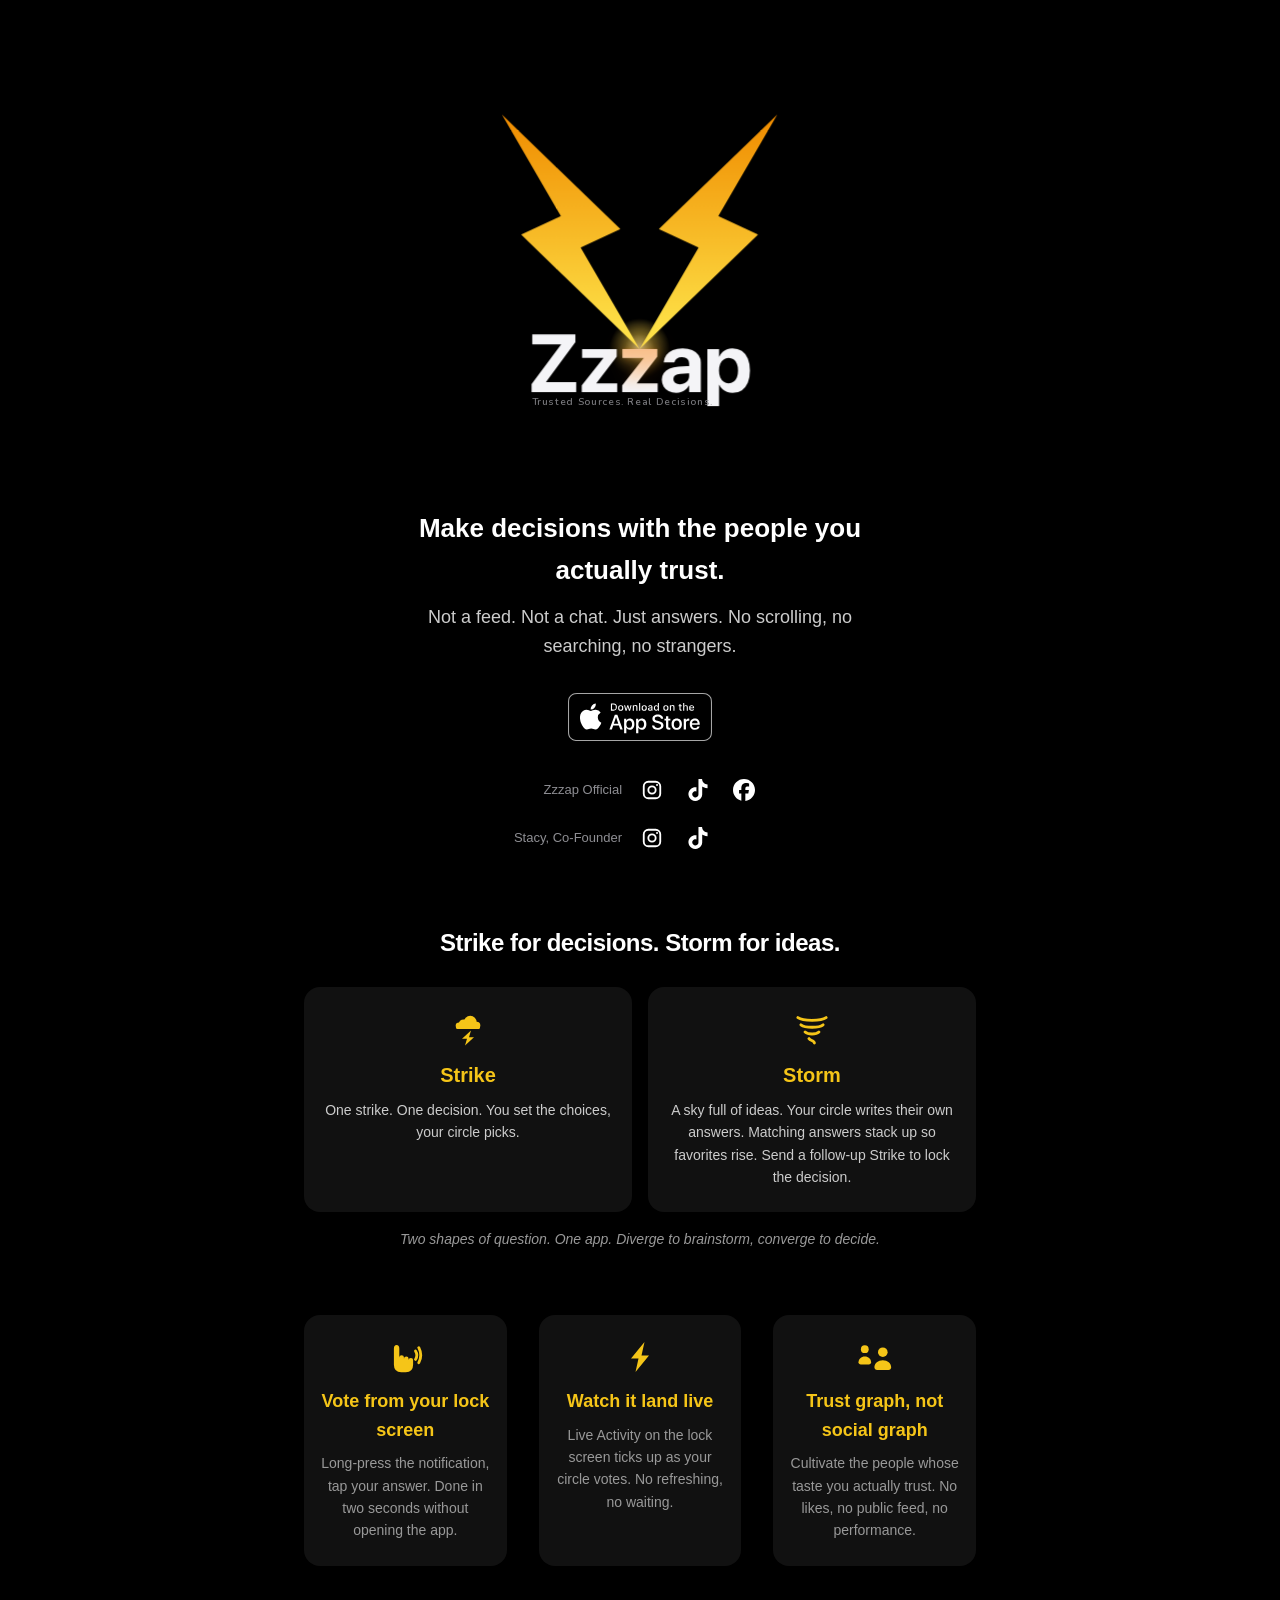
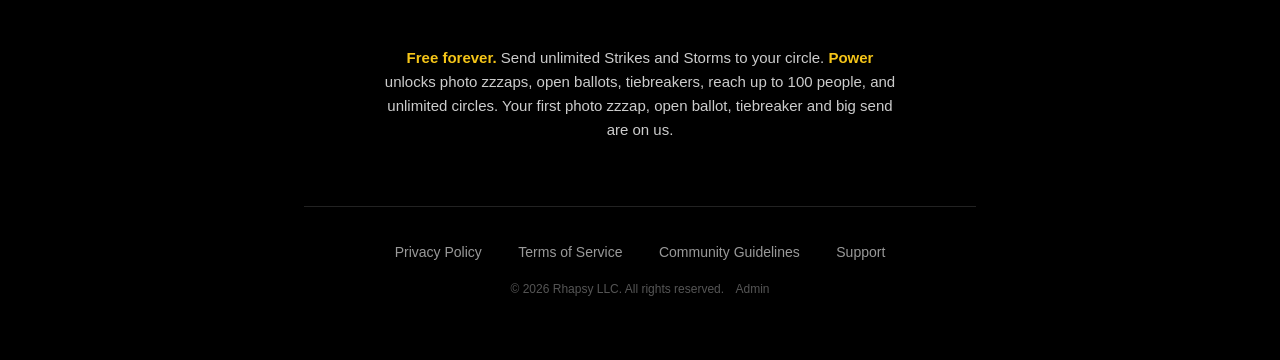
<file: index.html>
<!DOCTYPE html>
<html lang="en">
<head>
    <meta charset="UTF-8">
    <meta name="viewport" content="width=device-width, initial-scale=1.0">
    <title>Zzzap | Trusted Sources. Real Decisions.</title>
    <meta name="description" content="Make decisions with the people you actually trust. Not a feed. Not a chat. Just answers.">

    <!-- Link previews (iMessage, chat apps, social). Image must be an absolute URL. -->
    <meta property="og:type" content="website">
    <meta property="og:site_name" content="Zzzap">
    <meta property="og:title" content="Zzzap | Trusted Sources. Real Decisions.">
    <meta property="og:description" content="Make decisions with the people you actually trust. Not a feed. Not a chat. Just answers.">
    <meta property="og:url" content="https://zzzap-app.com/">
    <meta property="og:image" content="https://zzzap-app.com/assets/marketing/og-card.png">
    <meta property="og:image:width" content="1200">
    <meta property="og:image:height" content="628">
    <meta name="twitter:card" content="summary_large_image">

    <link rel="icon" type="image/png" href="logo.png">
    <link rel="apple-touch-icon" href="assets/icons/Icon-60@3x.png">
    <link rel="stylesheet" href="style.css">
    <link rel="stylesheet" href="assets/logo-animation.css">
</head>
<body>
    <div class="container">
        <header>
            <!-- The app's home-screen lockup, animated. Markup generated from the
                 design export (zap/zap/ZzzapLogoAnimation.html) — regenerate it
                 there rather than hand-editing the path data. The resting state
                 below is the finished logo, so it stands in for the static
                 wordmark on its own if the stylesheet or script never arrives.
                 aria-hidden because the sr-only heading and tagline already
                 carry the wordmark's text. -->
            <div class="logo-stage" id="zzzap-logo">
                <svg class="logo" viewBox="-24 26 288 312" aria-hidden="true" focusable="false">
                    <!-- Tightened from the export's "-24 -24 288 360": that framing
                         leaves a quarter of its height empty above the bolts, which the
                         app can afford in a full-screen frame and a page header cannot.
                         Glow still spills past the box — the SVG is overflow:visible. -->
                    <defs>
                        <linearGradient id="zzBolt" x1="0" y1="0" x2="0" y2="1">
                            <stop offset="0" stop-color="#F08C00"></stop>
                            <stop offset="1" stop-color="#FFE84D"></stop>
                        </linearGradient>
                        <radialGradient id="zzSpk">
                            <stop offset="0" stop-color="#FFF7CC" stop-opacity="0.95"></stop>
                            <stop offset="0.5" stop-color="#FFD84D" stop-opacity="0.5"></stop>
                            <stop offset="1" stop-color="#FFD84D" stop-opacity="0"></stop>
                        </radialGradient>
                        <linearGradient id="zzGroundGrad" gradientUnits="userSpaceOnUse" x1="0" y1="86" x2="0" y2="106">
                            <stop offset="0" stop-color="#ffffff"></stop>
                            <stop offset="1" stop-color="#000000"></stop>
                        </linearGradient>
                        <mask id="zzGroundMask" maskUnits="userSpaceOnUse" x="-60" y="-60" width="220" height="220">
                            <rect x="-60" y="-60" width="220" height="220" fill="url(#zzGroundGrad)"></rect>
                        </mask>
                        <linearGradient id="zzHotGrad" x1="0" y1="0" x2="0" y2="1">
                            <stop offset="0" stop-color="#FF8A1F" stop-opacity="1"></stop>
                            <stop offset="0.4" stop-color="#FF8A1F" stop-opacity="0.5"></stop>
                            <stop offset="0.8" stop-color="#FF8A1F" stop-opacity="0.08"></stop>
                            <stop offset="1" stop-color="#FF8A1F" stop-opacity="0"></stop>
                        </linearGradient>
                        <clipPath id="zzWipeL" clipPathUnits="userSpaceOnUse">
                            <rect class="wipeL" x="-12" y="8" width="76" height="106" style="transform-box:fill-box;transform-origin:50% 0%;transform:scaleY(1);"></rect>
                        </clipPath>
                        <clipPath id="zzWipeR" clipPathUnits="userSpaceOnUse">
                            <rect class="wipeR" x="36" y="8" width="76" height="106" style="transform-box:fill-box;transform-origin:50% 0%;transform:scaleY(1);"></rect>
                        </clipPath>
                    </defs>
                    <g class="shake">
                        <g class="boltgrp" style="transform:scale(2.4) translateY(10.8px);">
                            <circle class="halo" cx="50" cy="94" r="10" fill="url(#zzSpk)" mask="url(#zzGroundMask)" style="transform-box:fill-box;transform-origin:center;animation:zzHalo 3.4s ease-in-out infinite;"></circle>
                            <g class="side sideL" style="animation:zzGlowA 9.5s ease-in-out infinite;">
                                <g class="glowL" clip-path="url(#zzWipeL)">
                                    <polygon class="bolt bl" points="5.25,17.77 43.75,54.97 30.83,60.99 50.00,94.00 11.50,56.80 24.42,50.78" fill="url(#zzBolt)" style="opacity:1;"></polygon>
                                    <polygon class="hot bl" points="5.25,17.77 43.75,54.97 30.83,60.99 50.00,94.00 11.50,56.80 24.42,50.78" fill="#FFFDEB" style="opacity:0;"></polygon>
                                </g>
                            </g>
                            <g class="side sideR" style="animation:zzGlowB 12.5s ease-in-out infinite;">
                                <g class="glowR" clip-path="url(#zzWipeR)">
                                    <polygon class="bolt br" points="94.75,17.77 56.25,54.97 69.17,60.99 50.00,94.00 88.50,56.80 75.58,50.78" fill="url(#zzBolt)" style="opacity:1;"></polygon>
                                    <polygon class="hot br" points="94.75,17.77 56.25,54.97 69.17,60.99 50.00,94.00 88.50,56.80 75.58,50.78" fill="#FFFDEB" style="opacity:0;"></polygon>
                                </g>
                            </g>
                            <g class="arcs" fill="none" stroke="#FFFDEB" stroke-width="0.9" stroke-linejoin="round" stroke-linecap="round">
                                <path class="arc" d="M31,57 L40,63 L35,68 L47,72 L43,78 L50,84" style="opacity:0;"></path>
                                <path class="arc" d="M69,57 L60,63 L65,68 L53,72 L57,78 L50,84" style="opacity:0;"></path>
                                <path class="arc" d="M34,54 L48,60 L42,64 L66,56" style="opacity:0;"></path>
                            </g>
                            <circle class="spark" cx="50" cy="94" r="5" fill="url(#zzSpk)" mask="url(#zzGroundMask)" style="opacity:.5;transform-box:fill-box;transform-origin:center;"></circle>
                            <circle class="burst" cx="50" cy="94" r="9" fill="url(#zzSpk)" mask="url(#zzGroundMask)" style="opacity:0;transform-box:fill-box;transform-origin:center;"></circle>
                            <g class="sparks" transform="translate(50 94)">
                                <circle class="spk" r="1.1" fill="#FFFDEB" style="opacity:0;transform-box:fill-box;transform-origin:center;--dx:-15px;--dy:11px;animation:zzSparkFly 520ms both;"></circle>
                                <circle class="spk" r="1" fill="#FFFDEB" style="opacity:0;transform-box:fill-box;transform-origin:center;--dx:-8px;--dy:21px;animation:zzSparkFly 560ms both;"></circle>
                                <circle class="spk" r="1.2" fill="#FFFDEB" style="opacity:0;transform-box:fill-box;transform-origin:center;--dx:-2px;--dy:25px;animation:zzSparkFly 600ms both;"></circle>
                                <circle class="spk" r="1" fill="#FFFDEB" style="opacity:0;transform-box:fill-box;transform-origin:center;--dx:5px;--dy:23px;animation:zzSparkFly 540ms both;"></circle>
                                <circle class="spk" r="1.1" fill="#FFFDEB" style="opacity:0;transform-box:fill-box;transform-origin:center;--dx:12px;--dy:17px;animation:zzSparkFly 580ms both;"></circle>
                                <circle class="spk" r="1" fill="#FFFDEB" style="opacity:0;transform-box:fill-box;transform-origin:center;--dx:16px;--dy:6px;animation:zzSparkFly 500ms both;"></circle>
                                <circle class="spk" r="0.9" fill="#FFFDEB" style="opacity:0;transform-box:fill-box;transform-origin:center;--dx:-11px;--dy:-6px;animation:zzSparkFly 520ms both;"></circle>
                                <circle class="spk" r="0.9" fill="#FFFDEB" style="opacity:0;transform-box:fill-box;transform-origin:center;--dx:10px;--dy:-7px;animation:zzSparkFly 540ms both;"></circle>
                            </g>
                        </g>
                        <g class="wordgrp">
                            <path class="word" transform="translate(32.95 285)" fill="#F4F4F7" fill-rule="nonzero" style="opacity:1;" d="M2.78 -0.00 L2.78 -6.16 L25.72 -37.12 L25.72 -37.31 L3.31 -37.31 L3.31 -45.09 L36.95 -45.09 L36.95 -38.95 L14.11 -7.97 L14.11 -7.78 L37.59 -7.78 L37.59 -0.00 Z M41.92 -0.00 L41.92 -5.19 L58.77 -26.45 L58.77 -26.62 L42.19 -26.62 L42.19 -33.50 L69.20 -33.50 L69.20 -27.72 L53.38 -7.05 L53.38 -6.88 L69.59 -6.88 L69.59 -0.00 Z M73.47 -0.00 L73.47 -5.19 L90.31 -26.45 L90.31 -26.62 L73.73 -26.62 L73.73 -33.50 L100.75 -33.50 L100.75 -27.72 L84.92 -7.05 L84.92 -6.88 L101.14 -6.88 L101.14 -0.00 Z M115.62 0.53 Q112.28 0.53 109.74 -0.77 Q107.20 -2.06 105.78 -4.35 Q104.36 -6.64 104.36 -9.59 L104.36 -9.64 Q104.36 -12.70 105.89 -14.88 Q107.42 -17.05 110.34 -18.30 Q113.25 -19.56 117.41 -19.83 L130.47 -20.64 L130.47 -14.97 L118.78 -14.20 Q116.14 -14.05 114.77 -12.97 Q113.39 -11.89 113.39 -10.11 L113.39 -10.06 Q113.39 -8.22 114.80 -7.17 Q116.22 -6.12 118.58 -6.12 Q120.62 -6.12 122.23 -6.92 Q123.83 -7.72 124.76 -9.11 Q125.69 -10.50 125.69 -12.23 L125.69 -22.39 Q125.69 -24.62 124.27 -25.91 Q122.86 -27.20 120.17 -27.20 Q117.62 -27.20 116.12 -26.15 Q114.61 -25.09 114.27 -23.47 L114.20 -23.17 L105.86 -23.17 L105.89 -23.55 Q106.16 -26.66 107.95 -29.05 Q109.75 -31.45 112.95 -32.82 Q116.14 -34.19 120.56 -34.19 Q124.89 -34.19 128.09 -32.79 Q131.28 -31.39 133.05 -28.87 Q134.81 -26.34 134.81 -22.97 L134.81 -0.00 L125.69 -0.00 L125.69 -4.98 L125.50 -4.98 Q124.55 -3.28 123.07 -2.04 Q121.59 -0.80 119.71 -0.13 Q117.83 0.53 115.62 0.53 Z M139.89 10.94 L139.89 -33.50 L149.02 -33.50 L149.02 -27.64 L149.22 -27.64 Q150.14 -29.69 151.62 -31.15 Q153.11 -32.61 155.09 -33.40 Q157.08 -34.19 159.45 -34.19 Q163.70 -34.19 166.77 -32.11 Q169.83 -30.03 171.48 -26.12 Q173.12 -22.22 173.12 -16.77 L173.12 -16.73 Q173.12 -11.30 171.48 -7.40 Q169.84 -3.50 166.81 -1.41 Q163.78 0.69 159.58 0.69 Q157.19 0.69 155.16 -0.09 Q153.14 -0.86 151.63 -2.29 Q150.12 -3.72 149.20 -5.70 L149.02 -5.70 L149.02 10.94 Z M156.44 -6.88 Q158.72 -6.88 160.38 -8.08 Q162.05 -9.28 162.95 -11.49 Q163.84 -13.70 163.84 -16.73 L163.84 -16.77 Q163.84 -19.84 162.94 -22.05 Q162.03 -24.27 160.37 -25.45 Q158.70 -26.62 156.44 -26.62 Q154.23 -26.62 152.55 -25.42 Q150.86 -24.22 149.91 -22.01 Q148.97 -19.80 148.97 -16.75 L148.97 -16.72 Q148.97 -13.70 149.92 -11.49 Q150.88 -9.28 152.55 -8.08 Q154.22 -6.88 156.44 -6.88 Z"></path>
                        </g>
                        <text class="tag" x="35.7" y="295" text-anchor="start" fill="#8E8E93" style="opacity:.85;font-family:Nunito,sans-serif;font-weight:600;font-size:7.9px;letter-spacing:.50px;">Trusted Sources. Real Decisions.</text>
                        <path class="zhot" d="M73.47 -0.00 L73.47 -5.19 L90.31 -26.45 L90.31 -26.62 L73.73 -26.62 L73.73 -33.50 L100.75 -33.50 L100.75 -27.72 L84.92 -7.05 L84.92 -6.88 L101.14 -6.88 L101.14 -0.00 Z" transform="translate(32.95 285)" fill="url(#zzHotGrad)" style="opacity:.5;filter:drop-shadow(0 0 3px rgba(255,160,40,.75)) drop-shadow(0 0 9px rgba(255,120,15,.45));animation:zzEmber 3.2s ease-in-out infinite;"></path>
                        <circle class="zimpact" cx="120.3" cy="251.5" r="15" fill="url(#zzSpk)" style="opacity:0;transform-box:fill-box;transform-origin:center;"></circle>
                    </g>
                </svg>
            </div>
            <h1 class="sr-only">Zzzap</h1>
            <p class="sr-only">Trusted Sources. Real Decisions.</p>
        </header>

        <section class="hero">
            <p class="hero-lead">Make decisions with the people you actually trust.</p>
            <p>Not a feed. Not a chat. Just answers. No scrolling, no searching, no strangers.</p>
            <div class="coming-soon-wrap">
                <!-- Official badge, self-hosted. The byte-identical file comes from
                     Apple's Marketing Tools (toolbox.marketingtools.apple.com), not
                     hotlinked off developer.apple.com, whose asset paths can move
                     and would silently blank the badge.

                     Full opacity is deliberate: Apple's identity guidelines say
                     "Don't modify, angle, or animate the App Store badge," and the
                     0.4 opacity this replaced was a modification. -->
                <a href="https://apps.apple.com/app/id6761918562">
                    <img src="assets/marketing/download-on-the-app-store.svg" alt="Download on the App Store" height="48">
                </a>
            </div>
            <!-- Socials (Stacy, 11/20): Zzzap Official first, then Stacy's
                 founder account. Brand glyphs from Simple Icons (CC0), one
                 color, white with yellow on hover. Addresses without the
                 tracking codes share links add. -->
            <div class="socials">
                <div class="social-row">
                    <span class="social-name">Zzzap Official</span>
                    <div class="social-links">
                        <a href="https://www.instagram.com/zzzap.app" aria-label="Zzzap on Instagram" target="_blank" rel="noopener">
                            <svg viewBox="0 0 24 24" fill="none" stroke="currentColor" stroke-width="2" aria-hidden="true" focusable="false"><rect x="3" y="3" width="18" height="18" rx="5"/><circle cx="12" cy="12" r="4"/><circle cx="17.5" cy="6.5" r="1.1" fill="currentColor" stroke="none"/></svg>
                        </a>
                        <a href="https://www.tiktok.com/@zzzap.app" aria-label="Zzzap on TikTok" target="_blank" rel="noopener">
                            <svg viewBox="0 0 24 24" fill="currentColor" aria-hidden="true" focusable="false"><path d="M12.525.02c1.31-.02 2.61-.01 3.91-.02.08 1.53.63 3.09 1.75 4.17 1.12 1.11 2.7 1.62 4.24 1.79v4.03c-1.44-.05-2.89-.35-4.2-.97-.57-.26-1.1-.59-1.62-.93-.01 2.92.01 5.84-.02 8.75-.08 1.4-.54 2.79-1.35 3.94-1.31 1.92-3.58 3.17-5.91 3.21-1.43.08-2.86-.31-4.08-1.03-2.02-1.19-3.44-3.37-3.65-5.71-.02-.5-.03-1-.01-1.49.18-1.9 1.12-3.72 2.58-4.96 1.66-1.44 3.98-2.13 6.15-1.72.02 1.48-.04 2.96-.04 4.44-.99-.32-2.15-.23-3.02.37-.63.41-1.11 1.04-1.36 1.75-.21.51-.15 1.07-.14 1.61.24 1.64 1.82 3.02 3.5 2.87 1.12-.01 2.19-.66 2.77-1.61.19-.33.4-.67.41-1.06.1-1.79.06-3.57.07-5.36.01-4.03-.01-8.05.02-12.07z"/></svg>
                        </a>
                        <a href="https://www.facebook.com/share/1GJYB8qX4j/" aria-label="Zzzap on Facebook" target="_blank" rel="noopener">
                            <svg viewBox="0 0 24 24" fill="currentColor" aria-hidden="true" focusable="false"><path d="M9.101 23.691v-7.98H6.627v-3.667h2.474v-1.58c0-4.085 1.848-5.978 5.858-5.978.401 0 .955.042 1.468.103a8.68 8.68 0 0 1 1.141.195v3.325a8.623 8.623 0 0 0-.653-.036 26.805 26.805 0 0 0-.733-.009c-.707 0-1.259.096-1.675.309a1.686 1.686 0 0 0-.679.622c-.258.42-.374.995-.374 1.752v1.297h3.919l-.386 2.103-.287 1.564h-3.246v8.245C19.396 23.238 24 18.179 24 12.044c0-6.627-5.373-12-12-12s-12 5.373-12 12c0 5.628 3.874 10.35 9.101 11.647Z"/></svg>
                        </a>
                    </div>
                </div>
                <div class="social-row">
                    <span class="social-name">Stacy, Co-Founder</span>
                    <div class="social-links">
                        <a href="https://www.instagram.com/stacyfromzzzap" aria-label="Stacy on Instagram" target="_blank" rel="noopener">
                            <svg viewBox="0 0 24 24" fill="none" stroke="currentColor" stroke-width="2" aria-hidden="true" focusable="false"><rect x="3" y="3" width="18" height="18" rx="5"/><circle cx="12" cy="12" r="4"/><circle cx="17.5" cy="6.5" r="1.1" fill="currentColor" stroke="none"/></svg>
                        </a>
                        <a href="https://www.tiktok.com/@stacyfromzzzap" aria-label="Stacy on TikTok" target="_blank" rel="noopener">
                            <svg viewBox="0 0 24 24" fill="currentColor" aria-hidden="true" focusable="false"><path d="M12.525.02c1.31-.02 2.61-.01 3.91-.02.08 1.53.63 3.09 1.75 4.17 1.12 1.11 2.7 1.62 4.24 1.79v4.03c-1.44-.05-2.89-.35-4.2-.97-.57-.26-1.1-.59-1.62-.93-.01 2.92.01 5.84-.02 8.75-.08 1.4-.54 2.79-1.35 3.94-1.31 1.92-3.58 3.17-5.91 3.21-1.43.08-2.86-.31-4.08-1.03-2.02-1.19-3.44-3.37-3.65-5.71-.02-.5-.03-1-.01-1.49.18-1.9 1.12-3.72 2.58-4.96 1.66-1.44 3.98-2.13 6.15-1.72.02 1.48-.04 2.96-.04 4.44-.99-.32-2.15-.23-3.02.37-.63.41-1.11 1.04-1.36 1.75-.21.51-.15 1.07-.14 1.61.24 1.64 1.82 3.02 3.5 2.87 1.12-.01 2.19-.66 2.77-1.61.19-.33.4-.67.41-1.06.1-1.79.06-3.57.07-5.36.01-4.03-.01-8.05.02-12.07z"/></svg>
                        </a>
                    </div>
                </div>
            </div>
        </section>

        <!-- Icons below are hand-drawn to match the SF Symbols the app uses for
             these same features, so the site and the app read as one system.
             They are deliberately NOT traced from SF Symbols: that font is
             licensed for Apple-platform software, not marketing sites. The
             app-side mapping (see zap/zap/StormVoterView.swift) is the rule to
             keep in sync — Storm = tornado, Strike = cloud.bolt.fill, generic
             zzzap = single bolt. All are decorative; the adjacent h3 carries the
             meaning, hence aria-hidden. -->
        <section class="duo">
            <h2 class="duo-title">Strike for decisions. Storm for ideas.</h2>
            <div class="duo-grid">
                <div class="duo-card">
                    <!-- cloud.bolt.fill — the cloud is what separates Strike from
                         the bare bolt, which is the generic zzzap mark. -->
                    <svg class="duo-icon" viewBox="0 0 24 24" fill="currentColor" aria-hidden="true" focusable="false">
                        <circle cx="13.5" cy="7.5" r="4.3"/>
                        <circle cx="9" cy="8.8" r="3.2"/>
                        <circle cx="6" cy="9.8" r="2.2"/>
                        <circle cx="17.8" cy="9.6" r="2.4"/>
                        <rect x="4" y="9.5" width="16" height="2.5" rx="1.25"/>
                        <polygon points="14,13 8,18.5 11.33,18.5 10,23 16,17.5 12.67,17.5"/>
                    </svg>
                    <h3>Strike</h3>
                    <p>One strike. One decision. You set the choices, your circle picks.</p>
                </div>
                <div class="duo-card">
                    <!-- tornado — a bare funnel, no cloud. Stroked rather than
                         filled, matching the symbol's only variant. -->
                    <svg class="duo-icon" viewBox="0 0 24 24" fill="none" stroke="currentColor" stroke-width="1.9" stroke-linecap="round" aria-hidden="true" focusable="false">
                        <path d="M2.6 4.4 C6 6.8 18 6.8 21.4 4.4"/>
                        <path d="M4.6 9.2 C7.4 11.4 16.6 11.4 19.4 9.2"/>
                        <path d="M7.4 14 C9.2 15.8 14.8 15.8 16.6 14"/>
                        <path d="M10 18.4 C11 19.8 13.6 19.8 13.6 21.4"/>
                    </svg>
                    <h3>Storm</h3>
                    <p>A sky full of ideas. Your circle writes their own answers. Matching answers stack up so favorites rise. Send a follow-up Strike to lock the decision.</p>
                </div>
            </div>
            <p class="duo-tail">Two shapes of question. One app. Diverge to brainstorm, converge to decide.</p>
        </section>

        <section class="features">
            <div class="feature">
                <!-- hand.tap.fill — the app's glyph for this exact feature (the
                     "Vote from Anywhere" walkthrough page). Not a bolt: the bolt
                     is already spoken for by Strike above. -->
                <svg class="icon" viewBox="0 0 24 24" aria-hidden="true" focusable="false">
                    <path fill="currentColor" d="M4.6 17.2 V6.4 Q4.6 4 6.4 4 Q8.2 4 8.2 6.4 V12.4 Q8.2 10.9 9.75 10.9 Q11.3 10.9 11.3 12.4 V13.2 Q11.3 11.7 12.85 11.7 Q14.4 11.7 14.4 13.2 V14 Q14.4 12.6 15.9 12.6 Q17.4 12.6 17.4 14 V17.2 Q17.4 22.1 12.5 22.1 H9.5 Q4.6 22.1 4.6 17.2 Z"/>
                    <path fill="none" stroke="currentColor" stroke-width="1.9" stroke-linecap="round" d="M19 8 Q20.8 10.8 19 13.6"/>
                    <path fill="none" stroke="currentColor" stroke-width="1.9" stroke-linecap="round" d="M21.2 5.8 Q23.8 10.8 21.2 15.8"/>
                </svg>
                <h3>Vote from your lock screen</h3>
                <p>Long-press the notification, tap your answer. Done in two seconds without opening the app.</p>
            </div>
            <div class="feature">
                <!-- bolt.fill — what the Live Activity itself draws. A bell here
                     would be wrong: in the app the bell means notification
                     permission and settings, not the live tally. -->
                <svg class="icon" viewBox="0 0 24 24" fill="currentColor" aria-hidden="true" focusable="false">
                    <polygon points="15,2 6,13 11,13 9,22 18,11 13,11"/>
                </svg>
                <h3>Watch it land live</h3>
                <p>Live Activity on the lock screen ticks up as your circle votes. No refreshing, no waiting.</p>
            </div>
            <div class="feature">
                <!-- person.2.fill — the People tab's glyph. Two busts at
                     different scales; the gap is what keeps them readable as
                     two people at this size. -->
                <svg class="icon" viewBox="0 0 24 24" fill="currentColor" aria-hidden="true" focusable="false">
                    <circle cx="5.2" cy="6.8" r="2.6"/>
                    <path d="M5.2 11.6 c-2.4 0-4.2 1.7-4.2 3.9 0 0.85 0.65 1.5 1.5 1.5 h5.4 c0.85 0 1.5-0.65 1.5-1.5 0-2.2-1.8-3.9-4.2-3.9z"/>
                    <circle cx="17.2" cy="8.8" r="3.2"/>
                    <path d="M17.2 14.2 c-3.1 0-5.6 2.1-5.6 4.7 0 1 0.8 1.8 1.8 1.8 h7.6 c1 0 1.8-0.8 1.8-1.8 0-2.6-2.5-4.7-5.6-4.7z"/>
                </svg>
                <h3>Trust graph, not social graph</h3>
                <p>Cultivate the people whose taste you actually trust. No likes, no public feed, no performance.</p>
            </div>
        </section>

        <section class="tiers">
            <p class="tiers-line"><strong>Free forever.</strong> Send unlimited Strikes and Storms to your circle. <strong>Power</strong> unlocks photo zzzaps, open ballots, tiebreakers, reach up to 100 people, and unlimited circles. Your first photo zzzap, open ballot, tiebreaker and big send are on us.</p>
        </section>

        <footer>
            <nav>
                <a href="privacy.html">Privacy Policy</a>
                <a href="terms.html">Terms of Service</a>
                <a href="guidelines.html">Community Guidelines</a>
                <a href="mailto:support@zzzap-app.com">Support</a>
            </nav>
            <p class="copyright">&copy; 2026 Rhapsy LLC. All rights reserved. <a class="admin-link" href="admin/">Admin</a></p>
        </footer>
    </div>

    <script src="assets/logo-animation.js" defer></script>
</body>
</html>
</file>
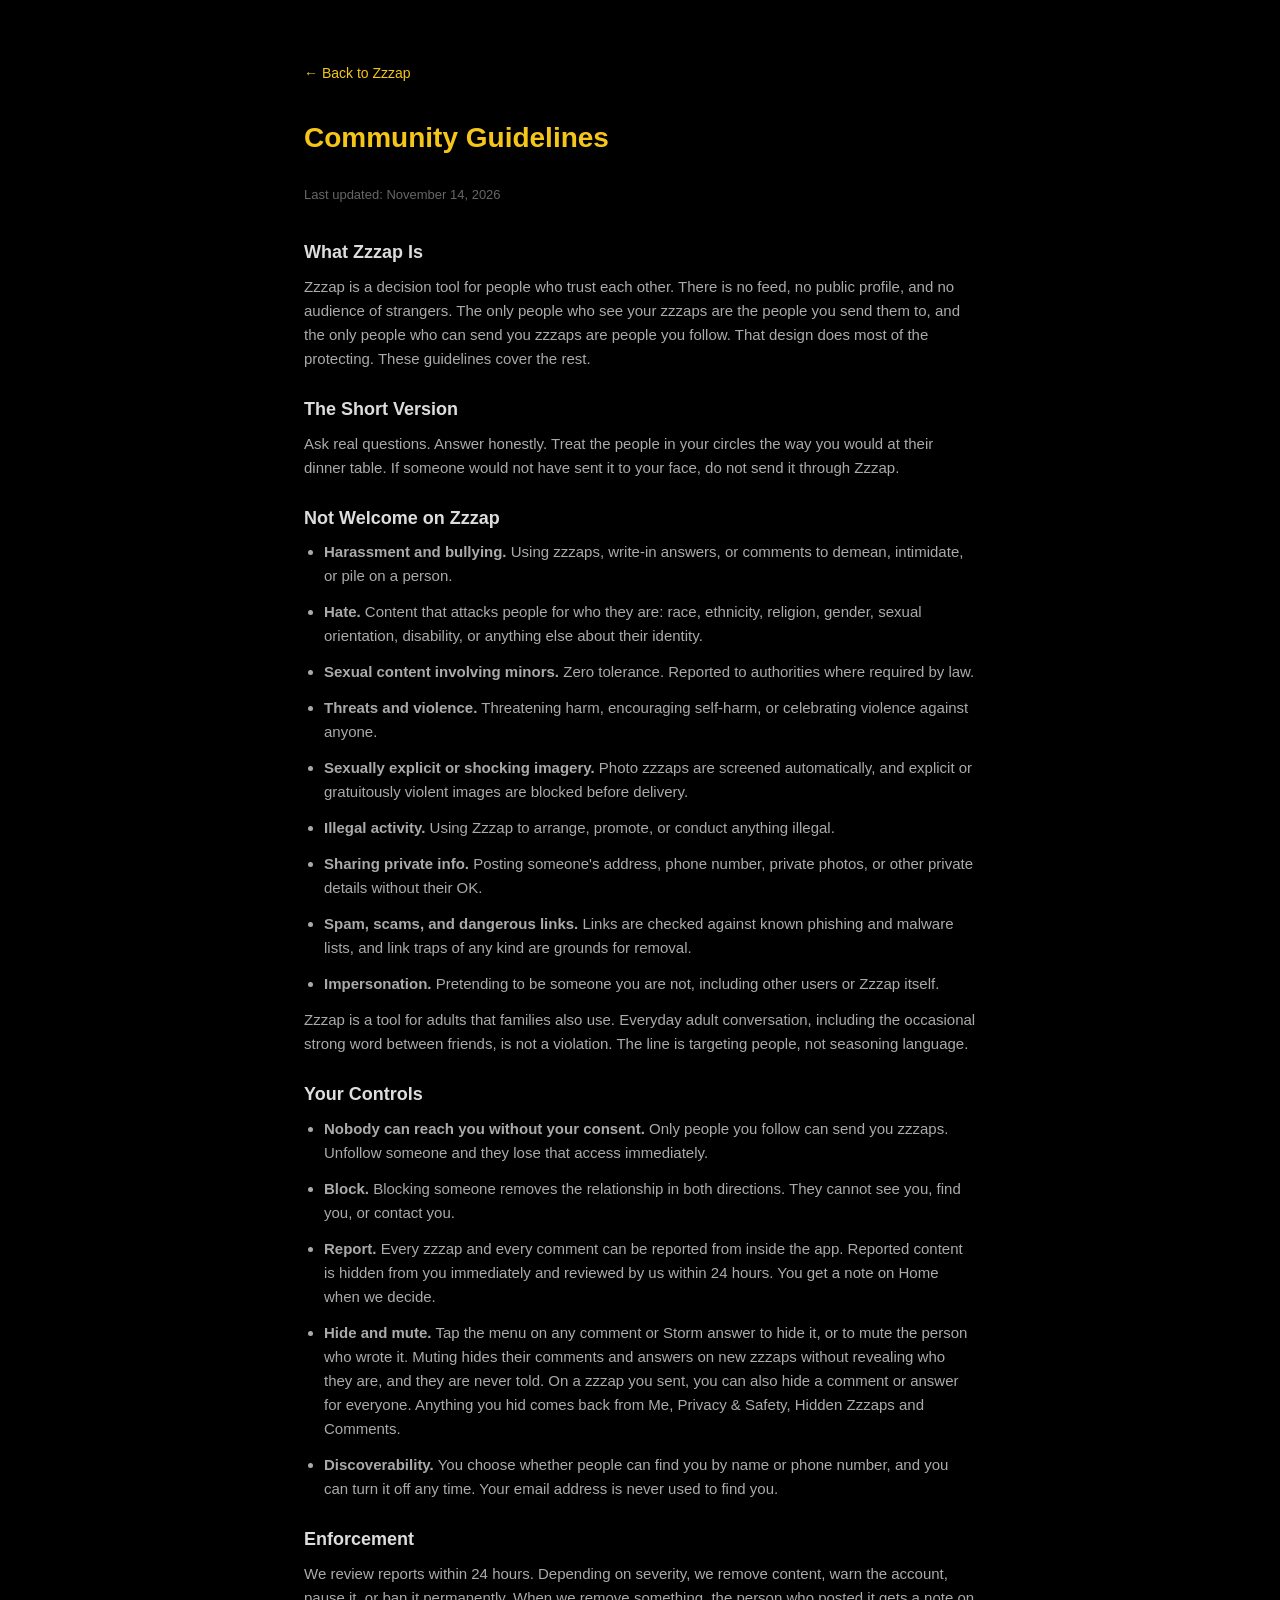
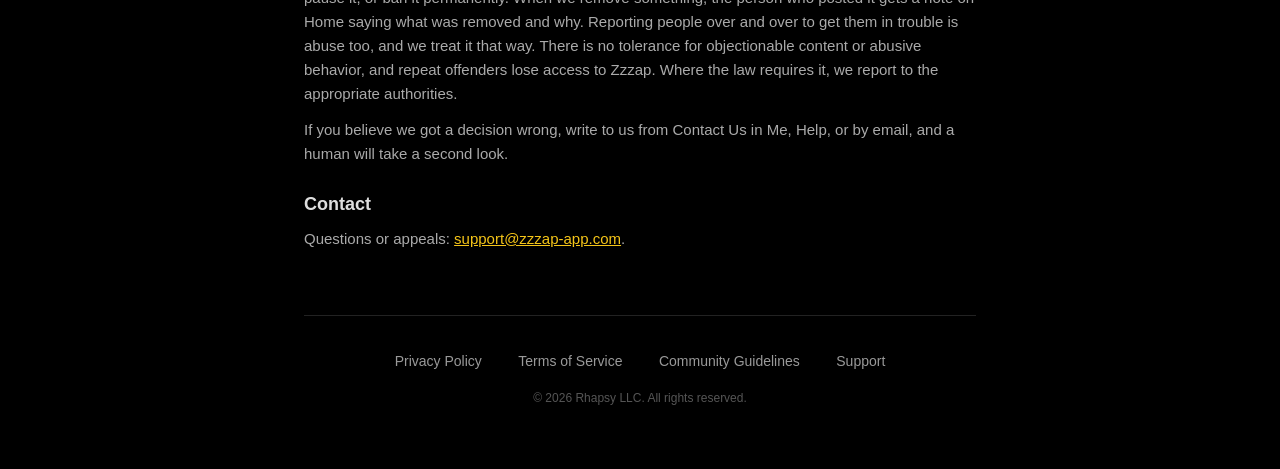
<file: guidelines.html>
<!DOCTYPE html>
<html lang="en">
<head>
    <meta charset="UTF-8">
    <meta name="viewport" content="width=device-width, initial-scale=1.0">
    <title>Community Guidelines | Zzzap</title>
    <!-- Same bolt mark as index.html, so the tab icon does not fall back
         to the browser default on the legal pages. -->
    <link rel="icon" type="image/png" href="logo.png">
    <link rel="apple-touch-icon" href="assets/icons/Icon-60@3x.png">
    <link rel="stylesheet" href="style.css">
    <style>
        .legal { text-align: left; margin-bottom: 64px; }
        .legal h2 { font-size: 28px; margin-bottom: 24px; color: #f5c518; }
        .legal h3 { font-size: 18px; margin: 24px 0 8px; color: #ddd; }
        .legal p, .legal li { font-size: 15px; color: #aaa; margin-bottom: 12px; }
        .legal ul { padding-left: 20px; }
        .legal .updated { font-size: 13px; color: #666; margin-bottom: 32px; }
        .back { display: inline-block; color: #f5c518; text-decoration: none; font-size: 14px; margin-bottom: 32px; }
    </style>
</head>
<body>
    <div class="container">
        <a href="index.html" class="back">&larr; Back to Zzzap</a>
        <div class="legal">
            <h2>Community Guidelines</h2>
            <p class="updated">Last updated: November 14, 2026</p>

            <h3>What Zzzap Is</h3>
            <p>Zzzap is a decision tool for people who trust each other. There is no feed, no public profile, and no audience of strangers. The only people who see your zzzaps are the people you send them to, and the only people who can send you zzzaps are people you follow. That design does most of the protecting. These guidelines cover the rest.</p>

            <h3>The Short Version</h3>
            <p>Ask real questions. Answer honestly. Treat the people in your circles the way you would at their dinner table. If someone would not have sent it to your face, do not send it through Zzzap.</p>

            <h3>Not Welcome on Zzzap</h3>
            <ul>
                <li><strong>Harassment and bullying.</strong> Using zzzaps, write-in answers, or comments to demean, intimidate, or pile on a person.</li>
                <li><strong>Hate.</strong> Content that attacks people for who they are: race, ethnicity, religion, gender, sexual orientation, disability, or anything else about their identity.</li>
                <li><strong>Sexual content involving minors.</strong> Zero tolerance. Reported to authorities where required by law.</li>
                <li><strong>Threats and violence.</strong> Threatening harm, encouraging self-harm, or celebrating violence against anyone.</li>
                <li><strong>Sexually explicit or shocking imagery.</strong> Photo zzzaps are screened automatically, and explicit or gratuitously violent images are blocked before delivery.</li>
                <li><strong>Illegal activity.</strong> Using Zzzap to arrange, promote, or conduct anything illegal.</li>
                <li><strong>Sharing private info.</strong> Posting someone's address, phone number, private photos, or other private details without their OK.</li>
                <li><strong>Spam, scams, and dangerous links.</strong> Links are checked against known phishing and malware lists, and link traps of any kind are grounds for removal.</li>
                <li><strong>Impersonation.</strong> Pretending to be someone you are not, including other users or Zzzap itself.</li>
            </ul>
            <p>Zzzap is a tool for adults that families also use. Everyday adult conversation, including the occasional strong word between friends, is not a violation. The line is targeting people, not seasoning language.</p>

            <h3>Your Controls</h3>
            <ul>
                <li><strong>Nobody can reach you without your consent.</strong> Only people you follow can send you zzzaps. Unfollow someone and they lose that access immediately.</li>
                <li><strong>Block.</strong> Blocking someone removes the relationship in both directions. They cannot see you, find you, or contact you.</li>
                <li><strong>Report.</strong> Every zzzap and every comment can be reported from inside the app. Reported content is hidden from you immediately and reviewed by us within 24 hours. You get a note on Home when we decide.</li>
                <li><strong>Hide and mute.</strong> Tap the menu on any comment or Storm answer to hide it, or to mute the person who wrote it. Muting hides their comments and answers on new zzzaps without revealing who they are, and they are never told. On a zzzap you sent, you can also hide a comment or answer for everyone. Anything you hid comes back from Me, Privacy &amp; Safety, Hidden Zzzaps and Comments.</li>
                <li><strong>Discoverability.</strong> You choose whether people can find you by name or phone number, and you can turn it off any time. Your email address is never used to find you.</li>
            </ul>

            <h3>Enforcement</h3>
            <p>We review reports within 24 hours. Depending on severity, we remove content, warn the account, pause it, or ban it permanently. When we remove something, the person who posted it gets a note on Home saying what was removed and why. Reporting people over and over to get them in trouble is abuse too, and we treat it that way. There is no tolerance for objectionable content or abusive behavior, and repeat offenders lose access to Zzzap. Where the law requires it, we report to the appropriate authorities.</p>
            <p>If you believe we got a decision wrong, write to us from Contact Us in Me, Help, or by email, and a human will take a second look.</p>

            <h3>Contact</h3>
            <p>Questions or appeals: <a href="mailto:support@zzzap-app.com" style="color: #f5c518;">support@zzzap-app.com</a>.</p>
        </div>

        <footer>
            <nav>
                <a href="privacy.html">Privacy Policy</a>
                <a href="terms.html">Terms of Service</a>
                <a href="guidelines.html">Community Guidelines</a>
                <a href="mailto:support@zzzap-app.com">Support</a>
            </nav>
            <p class="copyright">&copy; 2026 Rhapsy LLC. All rights reserved.</p>
        </footer>
    </div>
</body>
</html>
</file>
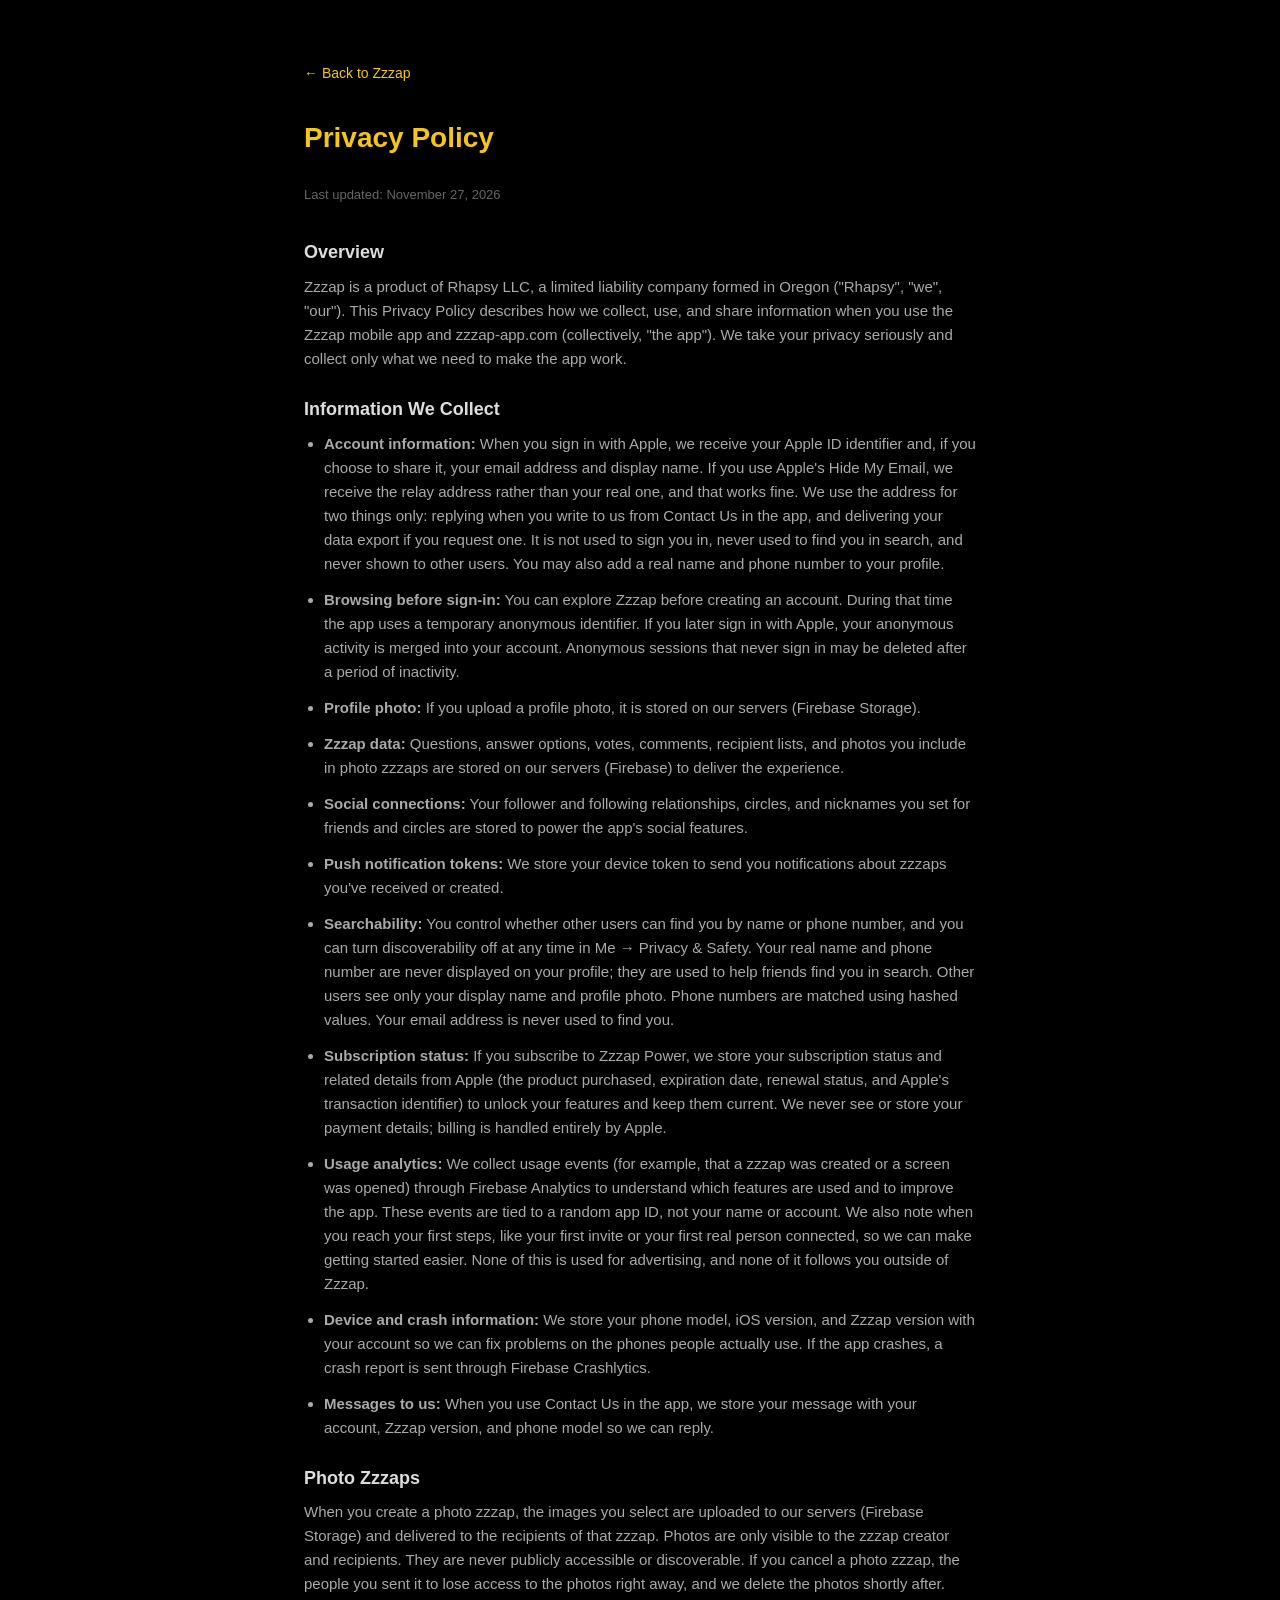
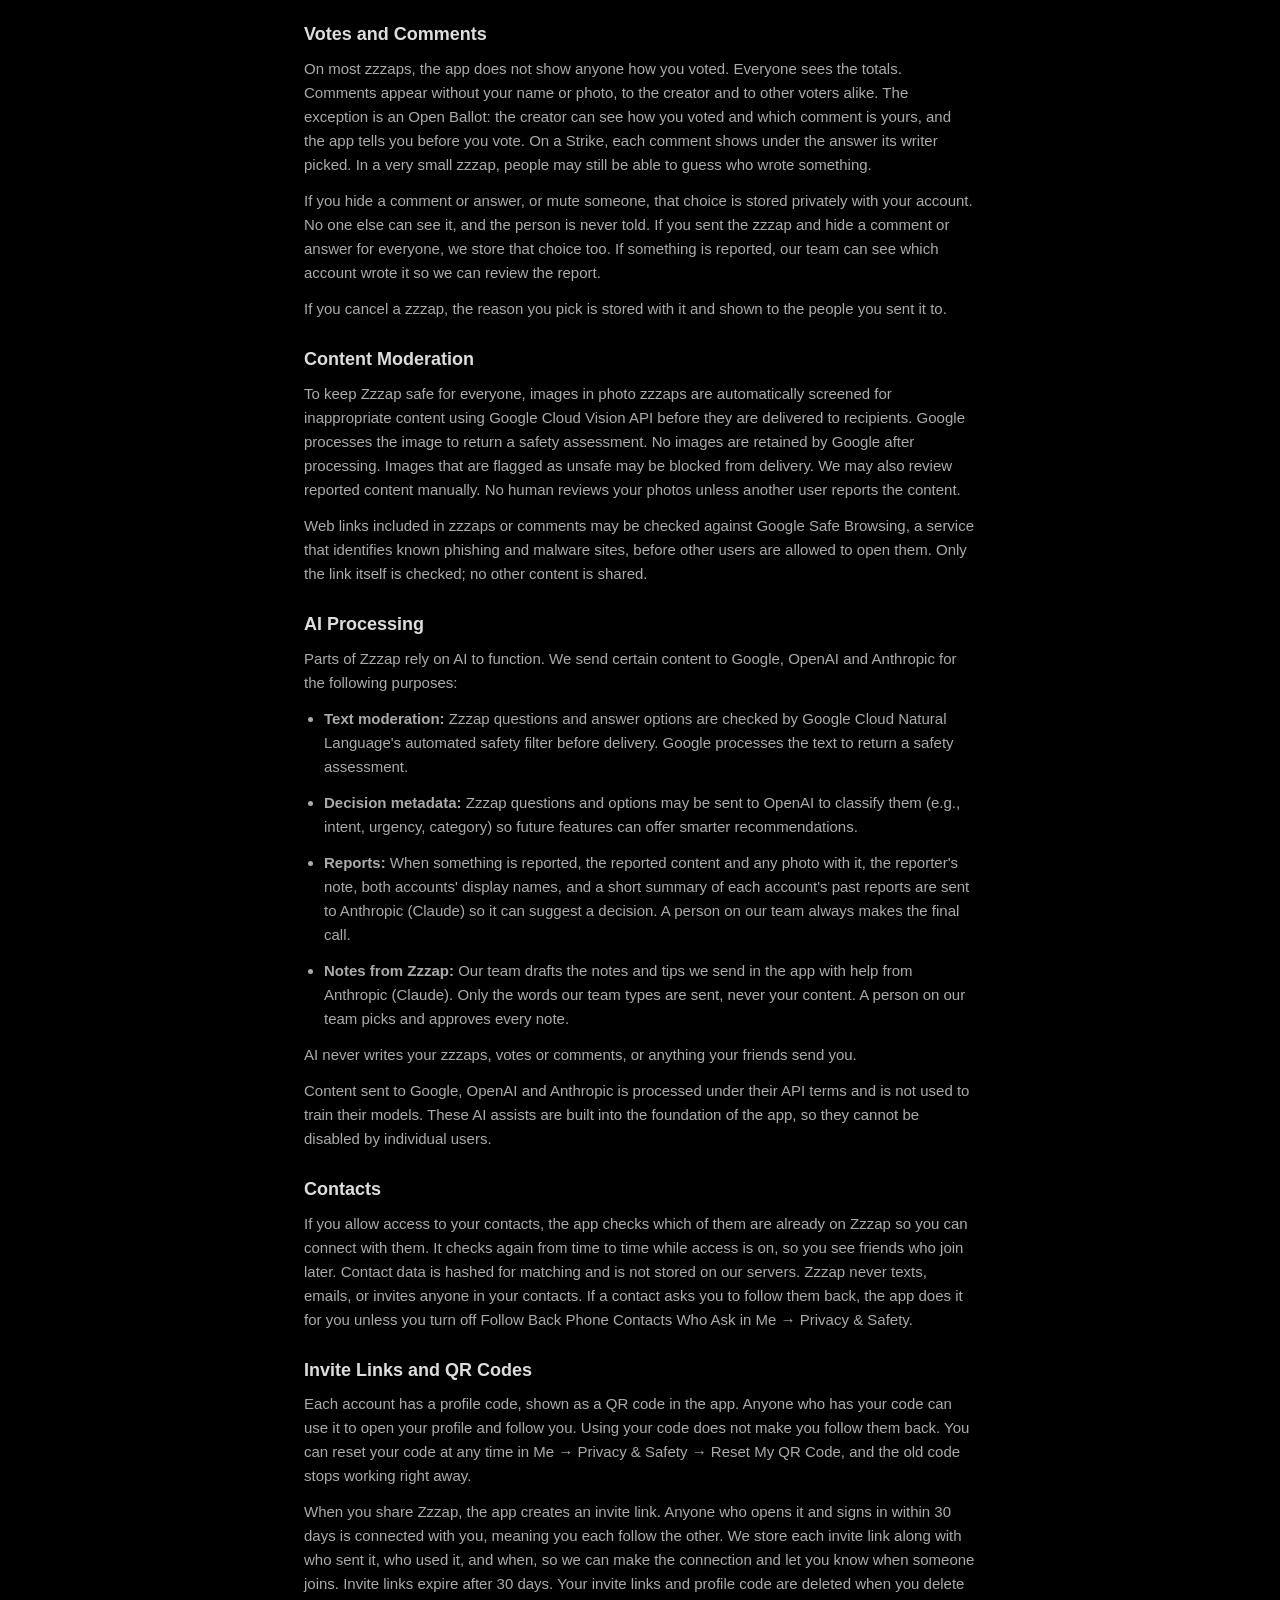
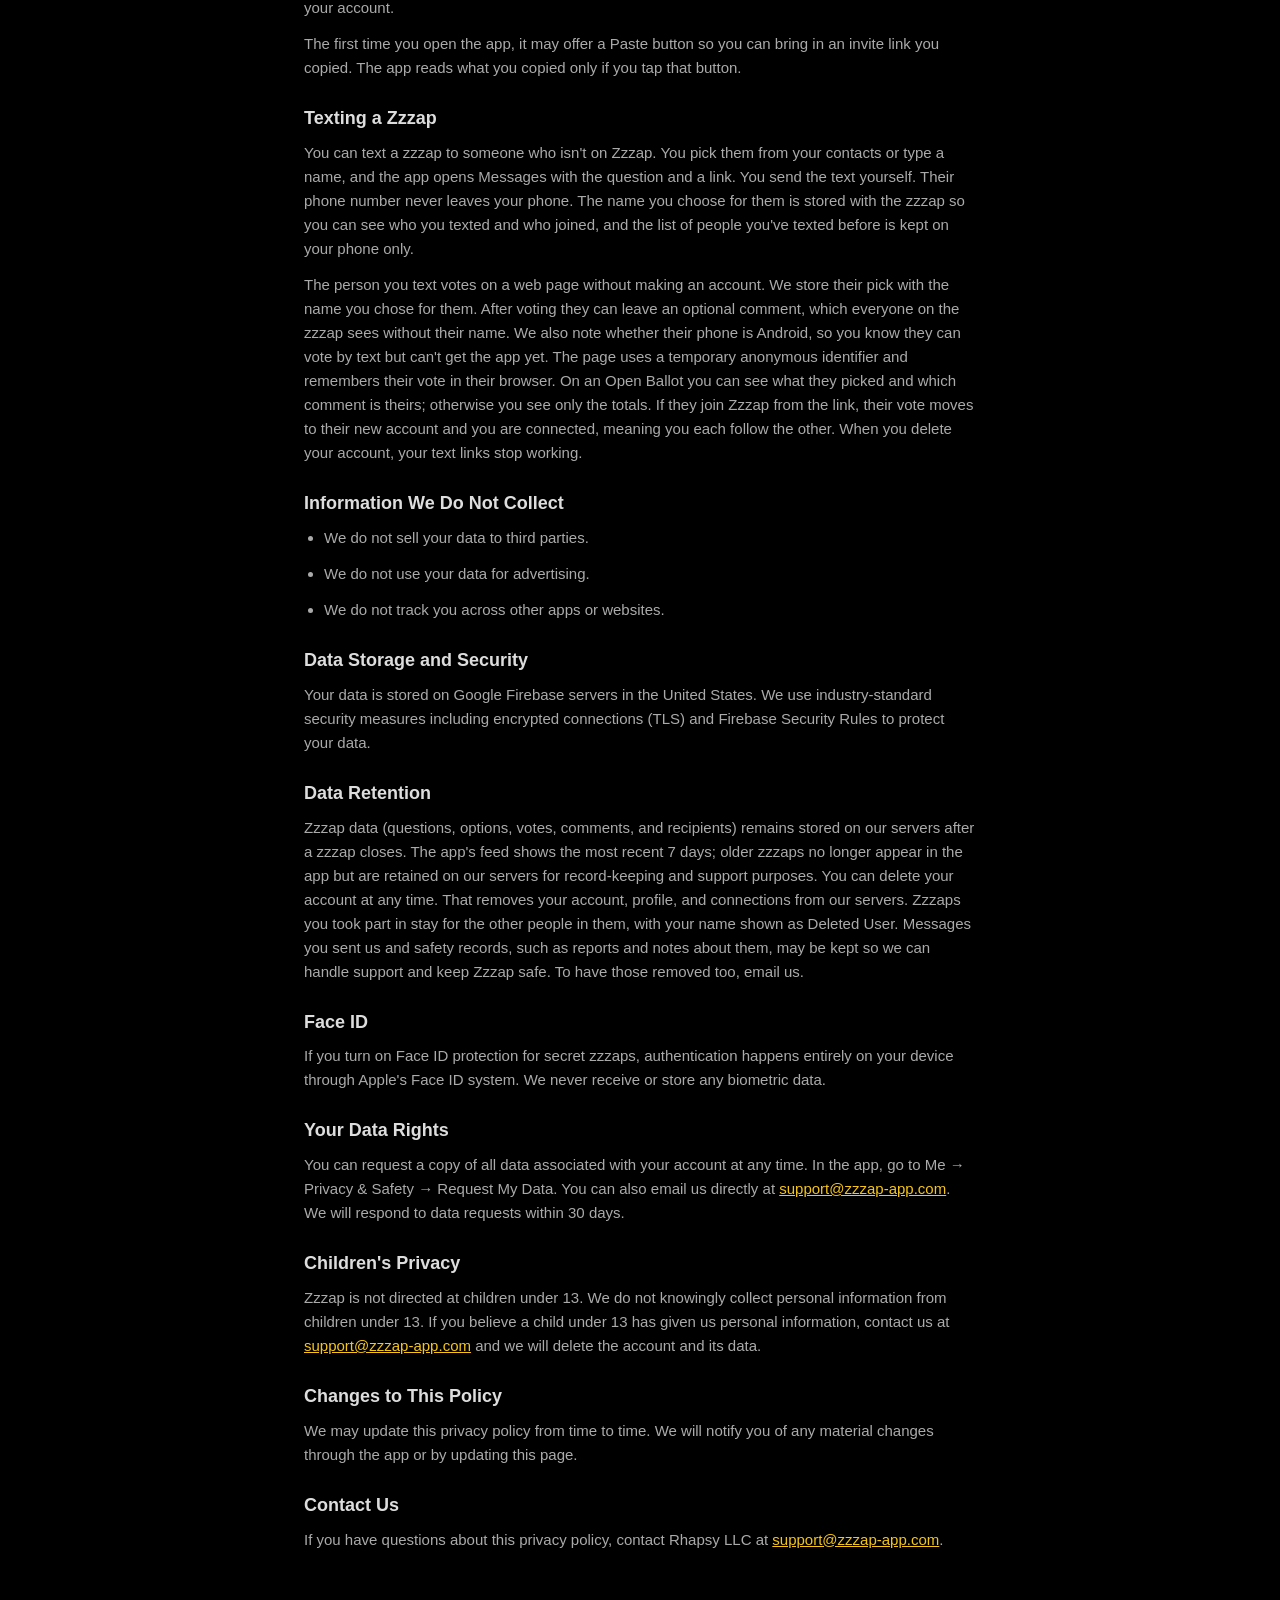
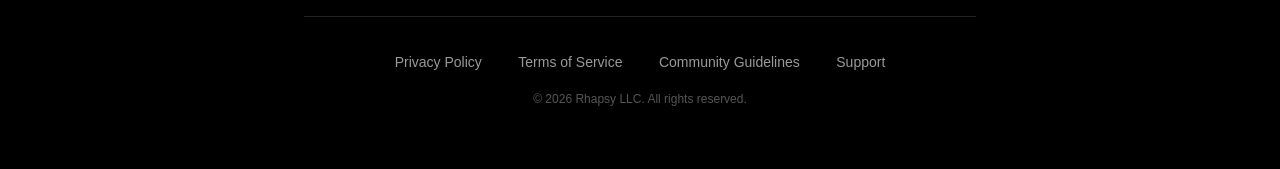
<file: privacy.html>
<!DOCTYPE html>
<html lang="en">
<head>
    <meta charset="UTF-8">
    <meta name="viewport" content="width=device-width, initial-scale=1.0">
    <title>Privacy Policy | Zzzap</title>
    <!-- Same bolt mark as index.html, so the tab icon does not fall back
         to the browser default on the legal pages. -->
    <link rel="icon" type="image/png" href="logo.png">
    <link rel="apple-touch-icon" href="assets/icons/Icon-60@3x.png">
    <link rel="stylesheet" href="style.css">
    <style>
        .legal { text-align: left; margin-bottom: 64px; }
        .legal h2 { font-size: 28px; margin-bottom: 24px; color: #f5c518; }
        .legal h3 { font-size: 18px; margin: 24px 0 8px; color: #ddd; }
        .legal p, .legal li { font-size: 15px; color: #aaa; margin-bottom: 12px; }
        .legal ul { padding-left: 20px; }
        .legal .updated { font-size: 13px; color: #666; margin-bottom: 32px; }
        .back { display: inline-block; color: #f5c518; text-decoration: none; font-size: 14px; margin-bottom: 32px; }
    </style>
</head>
<body>
    <div class="container">
        <a href="index.html" class="back">&larr; Back to Zzzap</a>
        <div class="legal">
            <h2>Privacy Policy</h2>
            <p class="updated">Last updated: November 27, 2026</p>

            <h3>Overview</h3>
            <p>Zzzap is a product of Rhapsy LLC, a limited liability company formed in Oregon ("Rhapsy", "we", "our"). This Privacy Policy describes how we collect, use, and share information when you use the Zzzap mobile app and zzzap-app.com (collectively, "the app"). We take your privacy seriously and collect only what we need to make the app work.</p>

            <h3>Information We Collect</h3>
            <ul>
                <li><strong>Account information:</strong> When you sign in with Apple, we receive your Apple ID identifier and, if you choose to share it, your email address and display name. If you use Apple's Hide My Email, we receive the relay address rather than your real one, and that works fine. We use the address for two things only: replying when you write to us from Contact Us in the app, and delivering your data export if you request one. It is not used to sign you in, never used to find you in search, and never shown to other users. You may also add a real name and phone number to your profile.</li>
                <li><strong>Browsing before sign-in:</strong> You can explore Zzzap before creating an account. During that time the app uses a temporary anonymous identifier. If you later sign in with Apple, your anonymous activity is merged into your account. Anonymous sessions that never sign in may be deleted after a period of inactivity.</li>
                <li><strong>Profile photo:</strong> If you upload a profile photo, it is stored on our servers (Firebase Storage).</li>
                <li><strong>Zzzap data:</strong> Questions, answer options, votes, comments, recipient lists, and photos you include in photo zzzaps are stored on our servers (Firebase) to deliver the experience.</li>
                <li><strong>Social connections:</strong> Your follower and following relationships, circles, and nicknames you set for friends and circles are stored to power the app's social features.</li>
                <li><strong>Push notification tokens:</strong> We store your device token to send you notifications about zzzaps you've received or created.</li>
                <li><strong>Searchability:</strong> You control whether other users can find you by name or phone number, and you can turn discoverability off at any time in Me &rarr; Privacy &amp; Safety. Your real name and phone number are never displayed on your profile; they are used to help friends find you in search. Other users see only your display name and profile photo. Phone numbers are matched using hashed values. Your email address is never used to find you.</li>
                <li><strong>Subscription status:</strong> If you subscribe to Zzzap Power, we store your subscription status and related details from Apple (the product purchased, expiration date, renewal status, and Apple's transaction identifier) to unlock your features and keep them current. We never see or store your payment details; billing is handled entirely by Apple.</li>
                <li><strong>Usage analytics:</strong> We collect usage events (for example, that a zzzap was created or a screen was opened) through Firebase Analytics to understand which features are used and to improve the app. These events are tied to a random app ID, not your name or account. We also note when you reach your first steps, like your first invite or your first real person connected, so we can make getting started easier. None of this is used for advertising, and none of it follows you outside of Zzzap.</li>
                <li><strong>Device and crash information:</strong> We store your phone model, iOS version, and Zzzap version with your account so we can fix problems on the phones people actually use. If the app crashes, a crash report is sent through Firebase Crashlytics.</li>
                <li><strong>Messages to us:</strong> When you use Contact Us in the app, we store your message with your account, Zzzap version, and phone model so we can reply.</li>
            </ul>

            <h3>Photo Zzzaps</h3>
            <p>When you create a photo zzzap, the images you select are uploaded to our servers (Firebase Storage) and delivered to the recipients of that zzzap. Photos are only visible to the zzzap creator and recipients. They are never publicly accessible or discoverable. If you cancel a photo zzzap, the people you sent it to lose access to the photos right away, and we delete the photos shortly after.</p>

            <h3>Votes and Comments</h3>
            <p>On most zzzaps, the app does not show anyone how you voted. Everyone sees the totals. Comments appear without your name or photo, to the creator and to other voters alike. The exception is an Open Ballot: the creator can see how you voted and which comment is yours, and the app tells you before you vote. On a Strike, each comment shows under the answer its writer picked. In a very small zzzap, people may still be able to guess who wrote something.</p>
            <p>If you hide a comment or answer, or mute someone, that choice is stored privately with your account. No one else can see it, and the person is never told. If you sent the zzzap and hide a comment or answer for everyone, we store that choice too. If something is reported, our team can see which account wrote it so we can review the report.</p>
            <p>If you cancel a zzzap, the reason you pick is stored with it and shown to the people you sent it to.</p>

            <h3>Content Moderation</h3>
            <p>To keep Zzzap safe for everyone, images in photo zzzaps are automatically screened for inappropriate content using Google Cloud Vision API before they are delivered to recipients. Google processes the image to return a safety assessment. No images are retained by Google after processing. Images that are flagged as unsafe may be blocked from delivery. We may also review reported content manually. No human reviews your photos unless another user reports the content.</p>
            <p>Web links included in zzzaps or comments may be checked against Google Safe Browsing, a service that identifies known phishing and malware sites, before other users are allowed to open them. Only the link itself is checked; no other content is shared.</p>

            <h3>AI Processing</h3>
            <p>Parts of Zzzap rely on AI to function. We send certain content to Google, OpenAI and Anthropic for the following purposes:</p>
            <ul>
                <li><strong>Text moderation:</strong> Zzzap questions and answer options are checked by Google Cloud Natural Language's automated safety filter before delivery. Google processes the text to return a safety assessment.</li>
                <li><strong>Decision metadata:</strong> Zzzap questions and options may be sent to OpenAI to classify them (e.g., intent, urgency, category) so future features can offer smarter recommendations.</li>
                <li><strong>Reports:</strong> When something is reported, the reported content and any photo with it, the reporter's note, both accounts' display names, and a short summary of each account's past reports are sent to Anthropic (Claude) so it can suggest a decision. A person on our team always makes the final call.</li>
                <li><strong>Notes from Zzzap:</strong> Our team drafts the notes and tips we send in the app with help from Anthropic (Claude). Only the words our team types are sent, never your content. A person on our team picks and approves every note.</li>
            </ul>
            <p>AI never writes your zzzaps, votes or comments, or anything your friends send you.</p>
            <p>Content sent to Google, OpenAI and Anthropic is processed under their API terms and is not used to train their models. These AI assists are built into the foundation of the app, so they cannot be disabled by individual users.</p>

            <h3>Contacts</h3>
            <p>If you allow access to your contacts, the app checks which of them are already on Zzzap so you can connect with them. It checks again from time to time while access is on, so you see friends who join later. Contact data is hashed for matching and is not stored on our servers. Zzzap never texts, emails, or invites anyone in your contacts. If a contact asks you to follow them back, the app does it for you unless you turn off Follow Back Phone Contacts Who Ask in Me &rarr; Privacy &amp; Safety.</p>

            <h3>Invite Links and QR Codes</h3>
            <p>Each account has a profile code, shown as a QR code in the app. Anyone who has your code can use it to open your profile and follow you. Using your code does not make you follow them back. You can reset your code at any time in Me &rarr; Privacy &amp; Safety &rarr; Reset My QR Code, and the old code stops working right away.</p>
            <p>When you share Zzzap, the app creates an invite link. Anyone who opens it and signs in within 30 days is connected with you, meaning you each follow the other. We store each invite link along with who sent it, who used it, and when, so we can make the connection and let you know when someone joins. Invite links expire after 30 days. Your invite links and profile code are deleted when you delete your account.</p>
            <p>The first time you open the app, it may offer a Paste button so you can bring in an invite link you copied. The app reads what you copied only if you tap that button.</p>

            <h3>Texting a Zzzap</h3>
            <p>You can text a zzzap to someone who isn't on Zzzap. You pick them from your contacts or type a name, and the app opens Messages with the question and a link. You send the text yourself. Their phone number never leaves your phone. The name you choose for them is stored with the zzzap so you can see who you texted and who joined, and the list of people you've texted before is kept on your phone only.</p>
            <p>The person you text votes on a web page without making an account. We store their pick with the name you chose for them. After voting they can leave an optional comment, which everyone on the zzzap sees without their name. We also note whether their phone is Android, so you know they can vote by text but can't get the app yet. The page uses a temporary anonymous identifier and remembers their vote in their browser. On an Open Ballot you can see what they picked and which comment is theirs; otherwise you see only the totals. If they join Zzzap from the link, their vote moves to their new account and you are connected, meaning you each follow the other. When you delete your account, your text links stop working.</p>

            <h3>Information We Do Not Collect</h3>
            <ul>
                <li>We do not sell your data to third parties.</li>
                <li>We do not use your data for advertising.</li>
                <li>We do not track you across other apps or websites.</li>
            </ul>

            <h3>Data Storage and Security</h3>
            <p>Your data is stored on Google Firebase servers in the United States. We use industry-standard security measures including encrypted connections (TLS) and Firebase Security Rules to protect your data.</p>

            <h3>Data Retention</h3>
            <p>Zzzap data (questions, options, votes, comments, and recipients) remains stored on our servers after a zzzap closes. The app's feed shows the most recent 7 days; older zzzaps no longer appear in the app but are retained on our servers for record-keeping and support purposes. You can delete your account at any time. That removes your account, profile, and connections from our servers. Zzzaps you took part in stay for the other people in them, with your name shown as Deleted User. Messages you sent us and safety records, such as reports and notes about them, may be kept so we can handle support and keep Zzzap safe. To have those removed too, email us.</p>

            <h3>Face ID</h3>
            <p>If you turn on Face ID protection for secret zzzaps, authentication happens entirely on your device through Apple's Face ID system. We never receive or store any biometric data.</p>

            <h3>Your Data Rights</h3>
            <p>You can request a copy of all data associated with your account at any time. In the app, go to Me → Privacy &amp; Safety → Request My Data. You can also email us directly at <a href="mailto:support@zzzap-app.com" style="color: #f5c518;">support@zzzap-app.com</a>. We will respond to data requests within 30 days.</p>

            <h3>Children's Privacy</h3>
            <p>Zzzap is not directed at children under 13. We do not knowingly collect personal information from children under 13. If you believe a child under 13 has given us personal information, contact us at <a href="mailto:support@zzzap-app.com" style="color: #f5c518;">support@zzzap-app.com</a> and we will delete the account and its data.</p>

            <h3>Changes to This Policy</h3>
            <p>We may update this privacy policy from time to time. We will notify you of any material changes through the app or by updating this page.</p>

            <h3>Contact Us</h3>
            <p>If you have questions about this privacy policy, contact Rhapsy LLC at <a href="mailto:support@zzzap-app.com" style="color: #f5c518;">support@zzzap-app.com</a>.</p>
        </div>

        <footer>
            <nav>
                <a href="privacy.html">Privacy Policy</a>
                <a href="terms.html">Terms of Service</a>
                <a href="guidelines.html">Community Guidelines</a>
                <a href="mailto:support@zzzap-app.com">Support</a>
            </nav>
            <p class="copyright">&copy; 2026 Rhapsy LLC. All rights reserved.</p>
        </footer>
    </div>
</body>
</html>
</file>
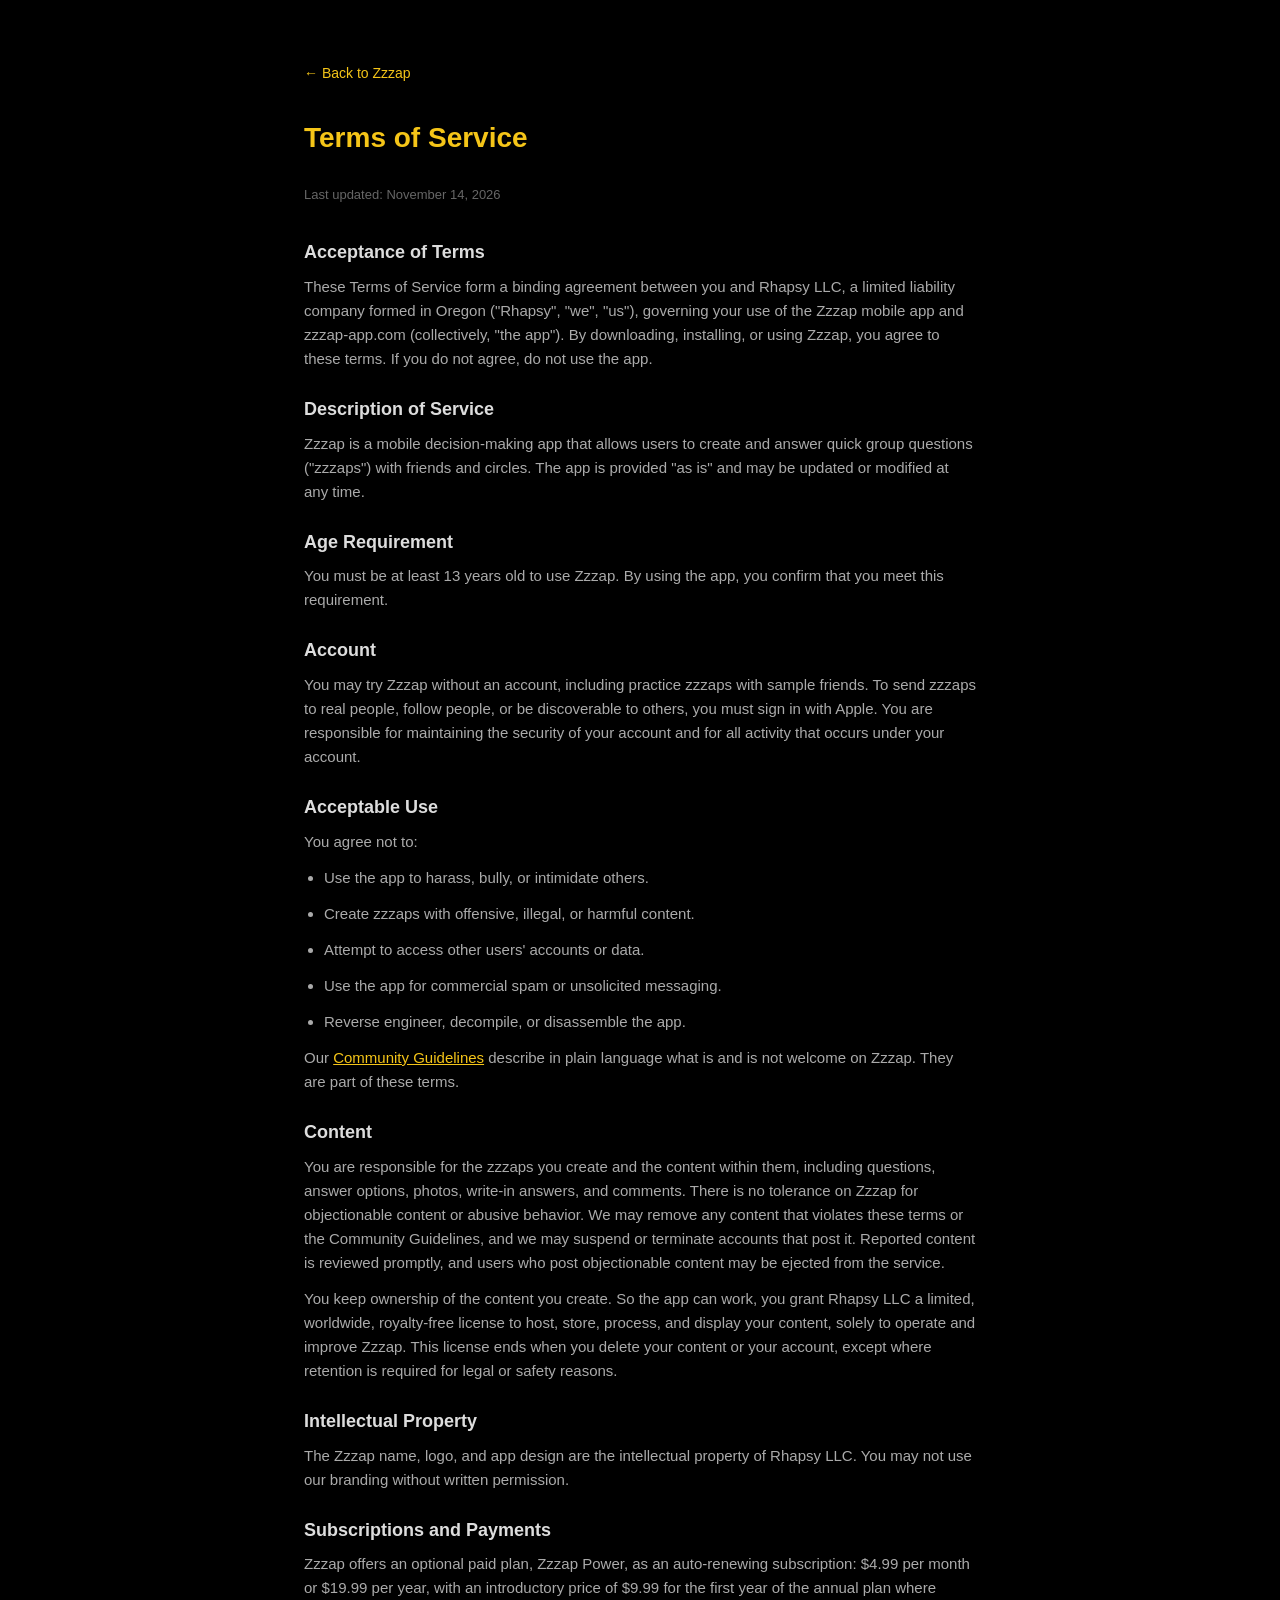
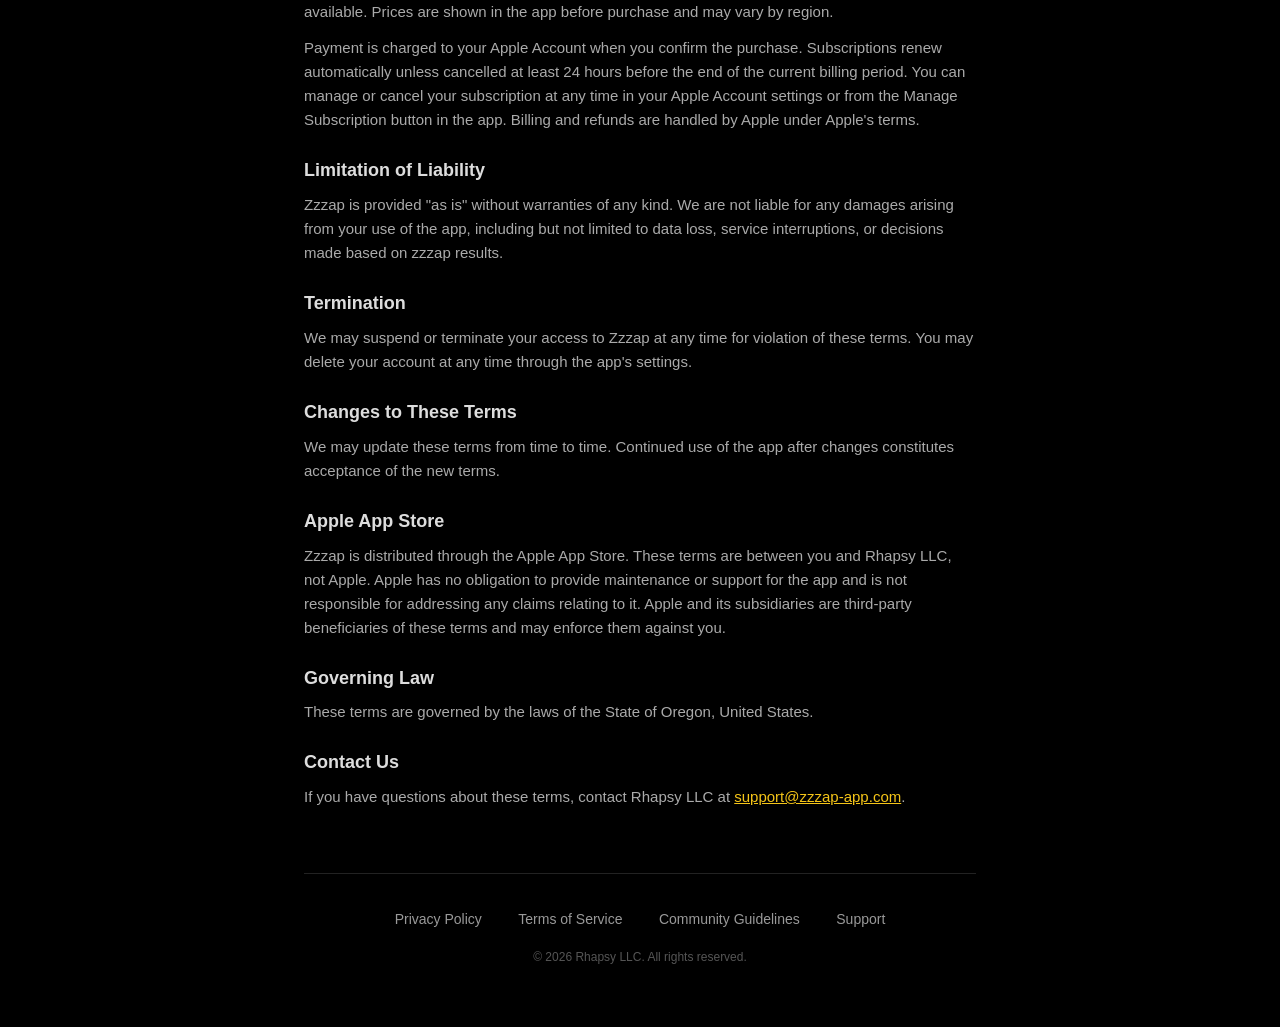
<file: terms.html>
<!DOCTYPE html>
<html lang="en">
<head>
    <meta charset="UTF-8">
    <meta name="viewport" content="width=device-width, initial-scale=1.0">
    <title>Terms of Service | Zzzap</title>
    <!-- Same bolt mark as index.html, so the tab icon does not fall back
         to the browser default on the legal pages. -->
    <link rel="icon" type="image/png" href="logo.png">
    <link rel="apple-touch-icon" href="assets/icons/Icon-60@3x.png">
    <link rel="stylesheet" href="style.css">
    <style>
        .legal { text-align: left; margin-bottom: 64px; }
        .legal h2 { font-size: 28px; margin-bottom: 24px; color: #f5c518; }
        .legal h3 { font-size: 18px; margin: 24px 0 8px; color: #ddd; }
        .legal p, .legal li { font-size: 15px; color: #aaa; margin-bottom: 12px; }
        .legal ul { padding-left: 20px; }
        .legal .updated { font-size: 13px; color: #666; margin-bottom: 32px; }
        .back { display: inline-block; color: #f5c518; text-decoration: none; font-size: 14px; margin-bottom: 32px; }
    </style>
</head>
<body>
    <div class="container">
        <a href="index.html" class="back">&larr; Back to Zzzap</a>
        <div class="legal">
            <h2>Terms of Service</h2>
            <p class="updated">Last updated: November 14, 2026</p>

            <h3>Acceptance of Terms</h3>
            <p>These Terms of Service form a binding agreement between you and Rhapsy LLC, a limited liability company formed in Oregon ("Rhapsy", "we", "us"), governing your use of the Zzzap mobile app and zzzap-app.com (collectively, "the app"). By downloading, installing, or using Zzzap, you agree to these terms. If you do not agree, do not use the app.</p>

            <h3>Description of Service</h3>
            <p>Zzzap is a mobile decision-making app that allows users to create and answer quick group questions ("zzzaps") with friends and circles. The app is provided "as is" and may be updated or modified at any time.</p>

            <h3>Age Requirement</h3>
            <p>You must be at least 13 years old to use Zzzap. By using the app, you confirm that you meet this requirement.</p>

            <h3>Account</h3>
            <p>You may try Zzzap without an account, including practice zzzaps with sample friends. To send zzzaps to real people, follow people, or be discoverable to others, you must sign in with Apple. You are responsible for maintaining the security of your account and for all activity that occurs under your account.</p>

            <h3>Acceptable Use</h3>
            <p>You agree not to:</p>
            <ul>
                <li>Use the app to harass, bully, or intimidate others.</li>
                <li>Create zzzaps with offensive, illegal, or harmful content.</li>
                <li>Attempt to access other users' accounts or data.</li>
                <li>Use the app for commercial spam or unsolicited messaging.</li>
                <li>Reverse engineer, decompile, or disassemble the app.</li>
            </ul>
            <p>Our <a href="guidelines.html" style="color: #f5c518;">Community Guidelines</a> describe in plain language what is and is not welcome on Zzzap. They are part of these terms.</p>

            <h3>Content</h3>
            <p>You are responsible for the zzzaps you create and the content within them, including questions, answer options, photos, write-in answers, and comments. There is no tolerance on Zzzap for objectionable content or abusive behavior. We may remove any content that violates these terms or the Community Guidelines, and we may suspend or terminate accounts that post it. Reported content is reviewed promptly, and users who post objectionable content may be ejected from the service.</p>
            <p>You keep ownership of the content you create. So the app can work, you grant Rhapsy LLC a limited, worldwide, royalty-free license to host, store, process, and display your content, solely to operate and improve Zzzap. This license ends when you delete your content or your account, except where retention is required for legal or safety reasons.</p>

            <h3>Intellectual Property</h3>
            <p>The Zzzap name, logo, and app design are the intellectual property of Rhapsy LLC. You may not use our branding without written permission.</p>

            <h3>Subscriptions and Payments</h3>
            <p>Zzzap offers an optional paid plan, Zzzap Power, as an auto-renewing subscription: $4.99 per month or $19.99 per year, with an introductory price of $9.99 for the first year of the annual plan where available. Prices are shown in the app before purchase and may vary by region.</p>
            <p>Payment is charged to your Apple Account when you confirm the purchase. Subscriptions renew automatically unless cancelled at least 24 hours before the end of the current billing period. You can manage or cancel your subscription at any time in your Apple Account settings or from the Manage Subscription button in the app. Billing and refunds are handled by Apple under Apple's terms.</p>

            <h3>Limitation of Liability</h3>
            <p>Zzzap is provided "as is" without warranties of any kind. We are not liable for any damages arising from your use of the app, including but not limited to data loss, service interruptions, or decisions made based on zzzap results.</p>

            <h3>Termination</h3>
            <p>We may suspend or terminate your access to Zzzap at any time for violation of these terms. You may delete your account at any time through the app's settings.</p>

            <h3>Changes to These Terms</h3>
            <p>We may update these terms from time to time. Continued use of the app after changes constitutes acceptance of the new terms.</p>

            <h3>Apple App Store</h3>
            <p>Zzzap is distributed through the Apple App Store. These terms are between you and Rhapsy LLC, not Apple. Apple has no obligation to provide maintenance or support for the app and is not responsible for addressing any claims relating to it. Apple and its subsidiaries are third-party beneficiaries of these terms and may enforce them against you.</p>

            <h3>Governing Law</h3>
            <p>These terms are governed by the laws of the State of Oregon, United States.</p>

            <h3>Contact Us</h3>
            <p>If you have questions about these terms, contact Rhapsy LLC at <a href="mailto:support@zzzap-app.com" style="color: #f5c518;">support@zzzap-app.com</a>.</p>
        </div>

        <footer>
            <nav>
                <a href="privacy.html">Privacy Policy</a>
                <a href="terms.html">Terms of Service</a>
                <a href="guidelines.html">Community Guidelines</a>
                <a href="mailto:support@zzzap-app.com">Support</a>
            </nav>
            <p class="copyright">&copy; 2026 Rhapsy LLC. All rights reserved.</p>
        </footer>
    </div>
</body>
</html>
</file>
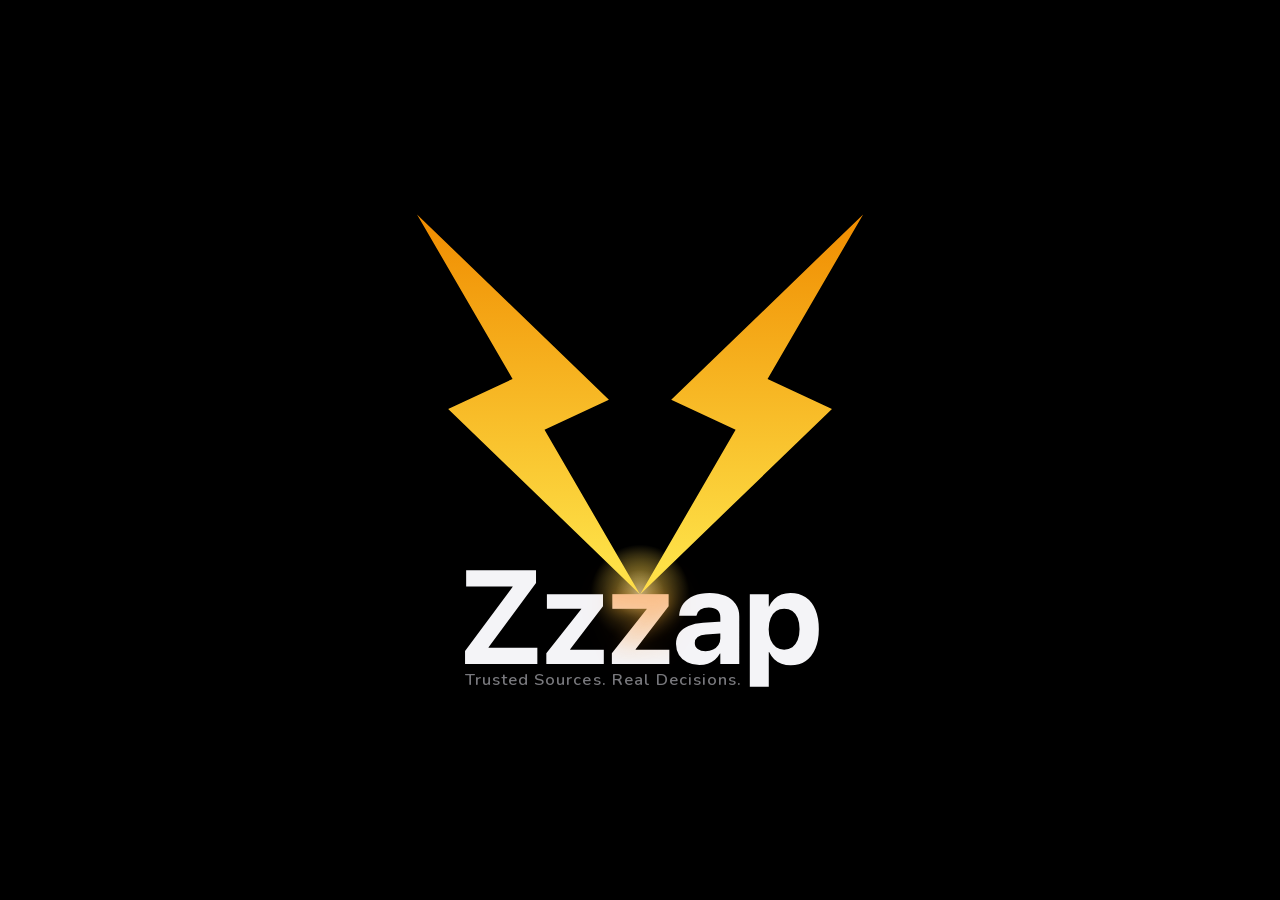
<file: assets/brand/animated-logo.html>
<!doctype html>
<html lang="en">
<head>
    <meta charset="utf-8">
    <meta name="viewport" content="width=device-width, initial-scale=1">
    <meta name="robots" content="noindex, nofollow">
    <title>Zzzap animated logo</title>
    <!-- The main site's animated logo on its own, for the admin Marketing tab
         and for screen recording. It borrows the logo straight from the main
         page (../../index.html) and runs the same animation files, so there's
         only ever one copy: change it on the main site and this follows. -->
    <link rel="stylesheet" href="../logo-animation.css">
    <style>
        html, body { margin: 0; height: 100%; background: #000; }
        body { display: grid; place-items: center; overflow: hidden; }
        .logo-stage .logo { height: min(72vh, 78vw); }
    </style>
</head>
<body>
    <script>
        fetch("../../index.html")
            .then(r => r.text())
            .then(html => {
                const logo = new DOMParser().parseFromString(html, "text/html").getElementById("zzzap-logo");
                if (!logo) return;
                document.body.append(logo);
                const script = document.createElement("script");
                script.src = "../logo-animation.js";
                document.body.append(script);
            });
    </script>
</body>
</html>
</file>
<file: style.css>
* {
    margin: 0;
    padding: 0;
    box-sizing: border-box;
}

body {
    font-family: -apple-system, BlinkMacSystemFont, "SF Pro Display", "Helvetica Neue", Arial, sans-serif;
    background: #000;
    color: #fff;
    line-height: 1.6;
    -webkit-font-smoothing: antialiased;
}

.container {
    max-width: 720px;
    margin: 0 auto;
    padding: 60px 24px;
}

header {
    text-align: center;
    margin-bottom: 48px;
}

/* The header lockup is now the animated SVG — see assets/logo-animation.css. */

/* Visually hide text while keeping it available for screen readers and SEO. */
.sr-only {
    position: absolute;
    width: 1px;
    height: 1px;
    padding: 0;
    margin: -1px;
    overflow: hidden;
    clip: rect(0, 0, 0, 0);
    white-space: nowrap;
    border: 0;
}

.hero {
    text-align: center;
    margin-bottom: 64px;
}

.hero p {
    font-size: 18px;
    color: #ccc;
    max-width: 480px;
    margin: 0 auto 12px;
}

.hero .hero-lead {
    font-size: 26px;
    font-weight: 600;
    color: #fff;
    margin-bottom: 12px;
}

.hero p:nth-of-type(2) {
    margin-bottom: 32px;
}

/* Strike + Storm narrative section */
.duo {
    margin-bottom: 64px;
    text-align: center;
}

.duo-title {
    font-size: 24px;
    font-weight: 700;
    color: #fff;
    margin-bottom: 24px;
    letter-spacing: -0.5px;
}

.duo-grid {
    display: grid;
    grid-template-columns: 1fr 1fr;
    gap: 16px;
    margin-bottom: 16px;
}

.duo-card {
    padding: 24px 16px;
    border-radius: 16px;
    background: #111;
    text-align: center;
}

/* Inline SVG now, not emoji — so the glyphs match the app's SF Symbols and
   take the brand yellow instead of whatever colors the OS emoji font picks.
   currentColor in the markup is what makes the color rule below work. */
.duo-icon {
    width: 36px;
    height: 36px;
    display: block;
    margin: 0 auto 12px;
    color: #f5c518;
}

.duo-card h3 {
    font-size: 20px;
    font-weight: 700;
    margin-bottom: 8px;
    color: #f5c518;
}

.duo-card p {
    font-size: 14px;
    color: #ccc;
}

.duo-tail {
    font-size: 14px;
    color: #999;
    max-width: 480px;
    margin: 0 auto;
    font-style: italic;
}

/* Tier preview line */
.tiers {
    text-align: center;
    margin-bottom: 64px;
    padding: 0 16px;
}

.tiers-line {
    font-size: 15px;
    color: #ccc;
    max-width: 520px;
    margin: 0 auto;
    line-height: 1.6;
}

.tiers-line strong {
    color: #f5c518;
    font-weight: 600;
}


/* No .badge element exists in the markup — these rules were dead. Removed
   rather than wired up, because fading the App Store badge on hover is the
   same "don't modify the badge" violation as the 0.4 opacity that used to
   sit on it inline. The badge is sized by its height attribute instead. */

.coming-soon-wrap {
    display: inline-block;
    position: relative;
}

/* Socials under the App Store badge (Stacy, 11/20): who it is, then their
   logos. Names line up on the right, logos start together on the left.
   White, yellow on hover; each link is a 44px tap target. */
.socials {
    display: grid;
    grid-template-columns: auto auto;
    justify-content: center;
    align-items: center;
    column-gap: 8px;
    row-gap: 4px;
    margin-top: 20px;
}

.social-row {
    display: contents;
}

.social-name {
    font-size: 13px;
    color: #8e8e93;
    text-align: right;
}

.social-links {
    display: flex;
    gap: 2px;
}

.socials a {
    display: inline-flex;
    align-items: center;
    justify-content: center;
    width: 44px;
    height: 44px;
    color: #fff;
    transition: color 0.15s ease;
}

.socials a:hover,
.socials a:focus-visible {
    color: #f5c518;
}

.socials svg {
    width: 22px;
    height: 22px;
}

.features {
    display: grid;
    grid-template-columns: repeat(auto-fit, minmax(200px, 1fr));
    gap: 32px;
    margin-bottom: 80px;
}

.feature {
    text-align: center;
    padding: 24px 16px;
    border-radius: 16px;
    background: #111;
}

.feature .icon {
    width: 36px;
    height: 36px;
    display: block;
    margin: 0 auto 12px;
    color: #f5c518;
}

.feature h3 {
    font-size: 18px;
    font-weight: 600;
    margin-bottom: 8px;
    color: #f5c518;
}

.feature p {
    font-size: 14px;
    color: #999;
}

footer {
    text-align: center;
    border-top: 1px solid #222;
    padding-top: 32px;
}

footer nav {
    margin-bottom: 16px;
}

footer nav a {
    color: #999;
    text-decoration: none;
    margin: 0 16px;
    font-size: 14px;
    transition: color 0.2s;
}

footer nav a:hover {
    color: #f5c518;
}

.copyright {
    font-size: 12px;
    color: #555;
}

/* Small, quiet link to the admin console (sign-in required there) */
.admin-link {
    color: #555;
    text-decoration: none;
    margin-left: 8px;
}

.admin-link:hover {
    color: #f5c518;
}

@media (max-width: 480px) {
    .hero p { font-size: 16px; }
    .hero .hero-lead { font-size: 22px; }
    .duo-title { font-size: 20px; }
    .duo-grid { grid-template-columns: 1fr; }
    .features { grid-template-columns: 1fr; }
    footer nav a { display: block; margin: 8px 0; }
}
</file>
<file: assets/logo-animation.css>
/*  Animated Zzzap lockup — header.
 *
 *  Keyframes lifted verbatim from the app's design export
 *  (zap/zap/ZzzapLogoAnimation.html); the 12 keyframes that export carried but
 *  no longer referenced are left out. Generated values — retune them in the
 *  design source, not here.
 *
 *  Layout and the reduced-motion fallback below are the web-specific part.
 */

/*  The tagline inside the lockup is the page's only non-system type. This is
 *  the same Nunito 600 latin subset the app's export embeds, self-hosted so the
 *  marketing site doesn't reach out to a font CDN for one line of text.
 */
@font-face {
    font-family: 'Nunito';
    font-style: normal;
    font-weight: 600;
    font-display: swap;
    src: url("nunito-600-latin.woff2") format('woff2');
    unicode-range: U+0000-00FF, U+0131, U+0152-0153, U+02BB-02BC, U+02C6, U+02DA,
        U+02DC, U+0304, U+0308, U+0329, U+2000-206F, U+20AC, U+2122, U+2191,
        U+2193, U+2212, U+2215, U+FEFF, U+FFFD;
}

.logo-stage {
    --glow: 1;                  /* multiplier the bolt-glow keyframes scale by */
    display: grid;
    place-items: center;
}

.logo-stage .logo {
    /* Size by height and let the width follow the viewBox aspect, so the
       lockup lands close to the 360px-wide wordmark it replaces. */
    height: clamp(300px, 46vw, 400px);
    width: auto;
    overflow: visible;          /* the bolt glow spills past the viewBox */
}

@keyframes zzHalo{0%,100%{opacity:.14;transform:scale(1)}50%{opacity:.26;transform:scale(1.1)}}
@keyframes zzGlowA{
    0%{filter:drop-shadow(0 0 calc(4px*var(--glow,1)) rgba(255,205,70,.26)) drop-shadow(0 0 calc(11px*var(--glow,1)) rgba(255,150,25,.13))}
    26%{filter:drop-shadow(0 0 calc(6px*var(--glow,1)) rgba(255,212,80,.34)) drop-shadow(0 0 calc(14px*var(--glow,1)) rgba(255,158,30,.17))}
    44%{filter:drop-shadow(0 0 calc(4px*var(--glow,1)) rgba(255,205,70,.25)) drop-shadow(0 0 calc(11px*var(--glow,1)) rgba(255,150,25,.13))}
    67%{filter:drop-shadow(0 0 calc(6px*var(--glow,1)) rgba(255,214,82,.36)) drop-shadow(0 0 calc(15px*var(--glow,1)) rgba(255,160,32,.18))}
    100%{filter:drop-shadow(0 0 calc(4px*var(--glow,1)) rgba(255,205,70,.26)) drop-shadow(0 0 calc(11px*var(--glow,1)) rgba(255,150,25,.13))}
}
@keyframes zzGlowB{
    0%{filter:drop-shadow(0 0 calc(5px*var(--glow,1)) rgba(255,210,78,.3)) drop-shadow(0 0 calc(13px*var(--glow,1)) rgba(255,155,28,.15))}
    22%{filter:drop-shadow(0 0 calc(4px*var(--glow,1)) rgba(255,205,70,.24)) drop-shadow(0 0 calc(11px*var(--glow,1)) rgba(255,150,25,.12))}
    50%{filter:drop-shadow(0 0 calc(6px*var(--glow,1)) rgba(255,214,84,.36)) drop-shadow(0 0 calc(15px*var(--glow,1)) rgba(255,160,32,.18))}
    74%{filter:drop-shadow(0 0 calc(4px*var(--glow,1)) rgba(255,206,72,.27)) drop-shadow(0 0 calc(12px*var(--glow,1)) rgba(255,152,26,.14))}
    100%{filter:drop-shadow(0 0 calc(5px*var(--glow,1)) rgba(255,210,78,.3)) drop-shadow(0 0 calc(13px*var(--glow,1)) rgba(255,155,28,.15))}
}
@keyframes zzSparkFly{
    0%{opacity:0;transform:translate(0,0) scale(1.4)}20%{opacity:0}28%{opacity:1}
    100%{opacity:0;transform:translate(var(--dx,0px),var(--dy,0px)) scale(.2)}
}
@keyframes zzEmber{0%,100%{opacity:.16}50%{opacity:.32}}
@keyframes zzWipe{
    0%{transform:scaleY(0)}
    100%{transform:scaleY(1)}
}
@keyframes zzStrobe{
    0%{opacity:0}5%{opacity:1}11%{opacity:.06}17%{opacity:1}24%{opacity:.12}
    32%{opacity:.9}42%{opacity:.05}52%{opacity:.55}64%{opacity:.04}78%{opacity:.24}100%{opacity:0}
}
@keyframes zzShake{
    0%{transform:translate(0,0)}21%{transform:translate(0,0)}
    24%{transform:translate(2.5px,-1.5px)}28%{transform:translate(-2.5px,2px)}
    32%{transform:translate(1.5px,1.5px)}36%{transform:translate(-1.5px,-1px)}
    42%{transform:translate(.5px,.5px)}100%{transform:translate(0,0)}
}
@keyframes zzMicroShake{
    0%,100%{transform:translate(0,0)}25%{transform:translate(1.2px,-1px)}
    50%{transform:translate(-1.4px,.8px)}75%{transform:translate(.8px,1px)}
}
@keyframes zzBurst{
    0%{opacity:0;transform:scale(.2)}20%{opacity:0;transform:scale(.2)}
    23%{opacity:1;transform:scale(1)}60%{opacity:.45;transform:scale(1.7)}100%{opacity:0;transform:scale(2.3)}
}
@keyframes zzZImpact{
    0%{opacity:0;transform:scale(.3)}9%{opacity:0;transform:scale(.3)}
    14%{opacity:1;transform:scale(1)}42%{opacity:.5;transform:scale(1.55)}72%{opacity:0;transform:scale(1.95)}100%{opacity:0;transform:scale(1.95)}
}
@keyframes zzFlickA{
    0%,14%{opacity:0}17%{opacity:.7}21%{opacity:0}30%{opacity:.9}35%{opacity:.08}
    44%{opacity:1}51%{opacity:.25}60%{opacity:1}70%{opacity:.5}78%{opacity:1}100%{opacity:1}
}
@keyframes zzFlickB{
    0%,26%{opacity:0}29%{opacity:.5}33%{opacity:0}41%{opacity:.85}47%{opacity:.05}
    56%{opacity:.6}63%{opacity:0}71%{opacity:1}80%{opacity:.4}88%{opacity:1}100%{opacity:1}
}
@keyframes zzFlickC{
    0%,19%{opacity:0}23%{opacity:1}29%{opacity:.1}42%{opacity:1}49%{opacity:.2}
    58%{opacity:.9}66%{opacity:.05}74%{opacity:1}100%{opacity:1}
}
@keyframes zzTagFade{0%{opacity:0}100%{opacity:.85}}

@media (prefers-reduced-motion: reduce) {
    /*  The resting markup is the finished lockup, so stilling every layer
     *  leaves exactly the mark the static PNG used to show.
     *  logo-animation.js reads the same query and never starts the strike loop.
     */
    .logo-stage .logo,
    .logo-stage .logo * {
        animation: none !important;
    }

    /*  Three layers only look right mid-animation, so they need a resting value
     *  once their keyframes are off: the halo and the ember under the z would
     *  otherwise jump to their (much brighter) markup opacity, and the bolts
     *  would lose their glow altogether.
     */
    .logo-stage .halo { opacity: .2; }
    .logo-stage .zhot { opacity: .24; }
    .logo-stage .side {
        filter: drop-shadow(0 0 4px rgba(255, 205, 70, .26))
                drop-shadow(0 0 11px rgba(255, 150, 25, .13));
    }
}
</file>
